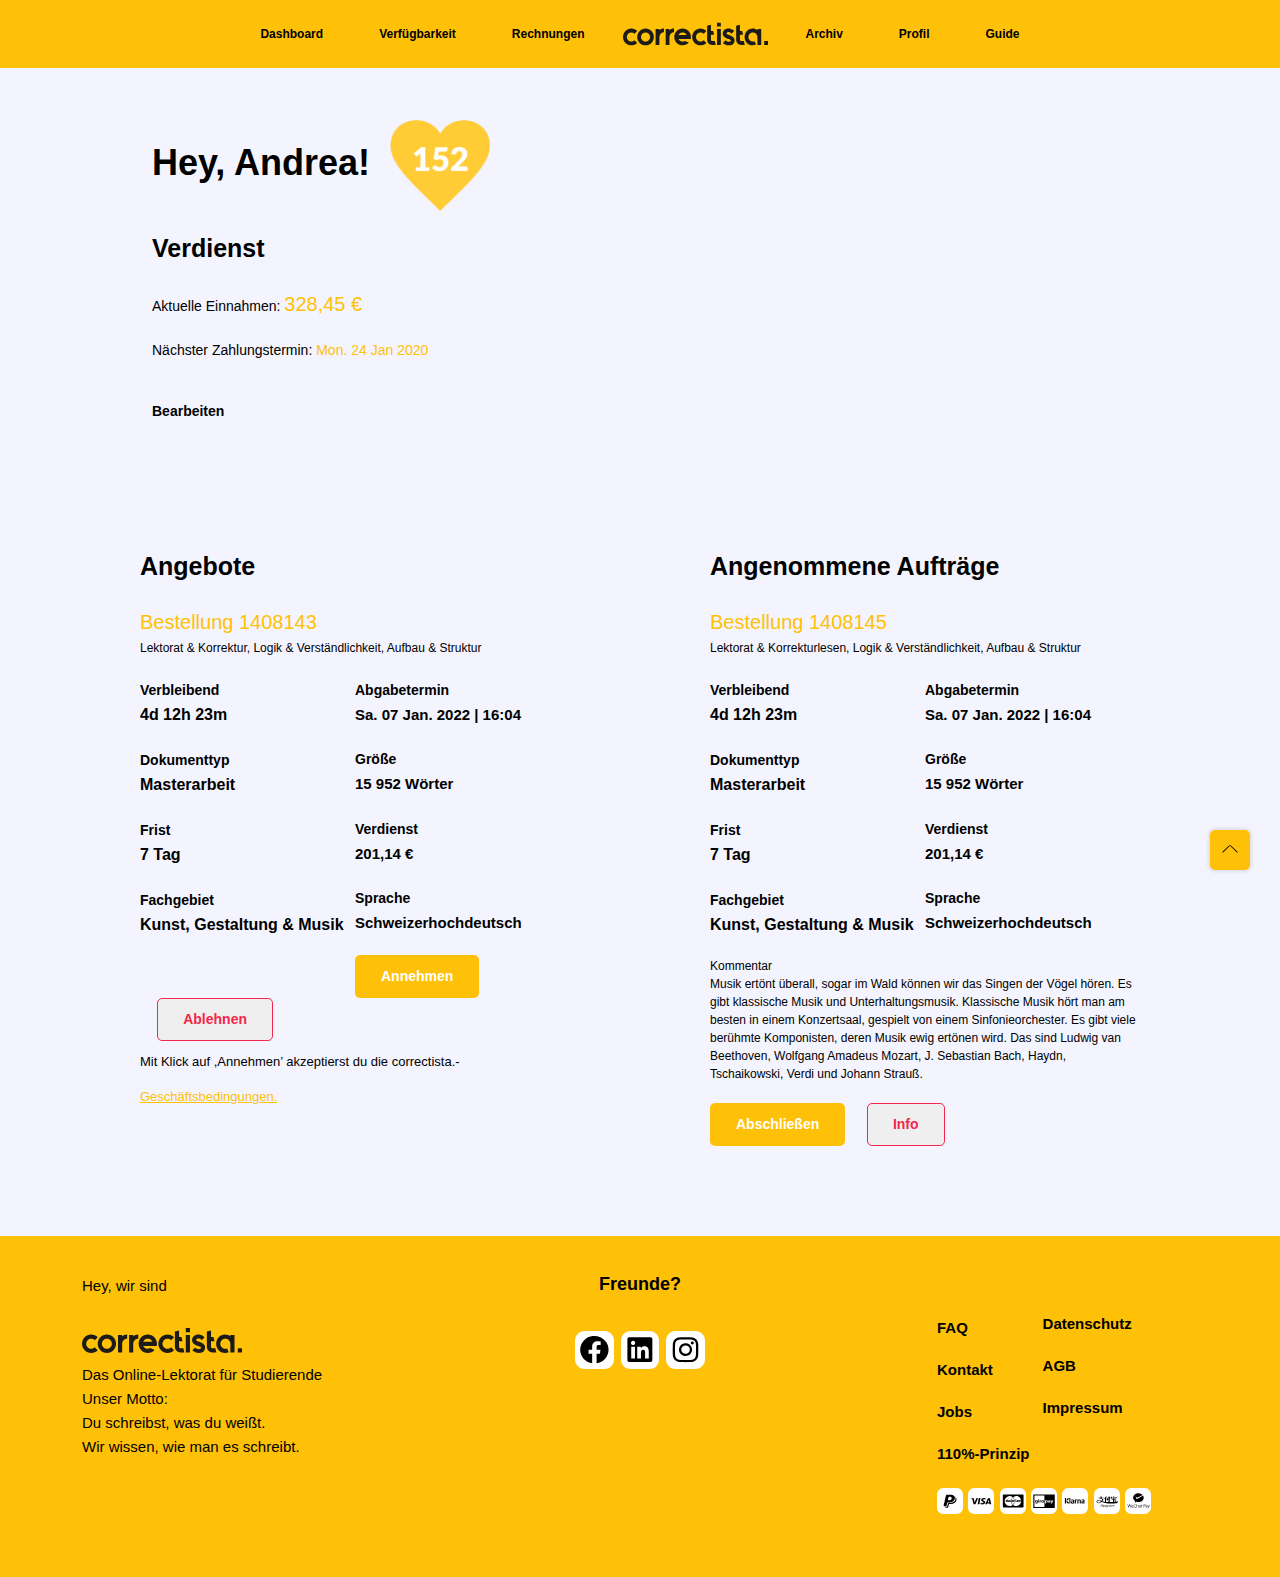
<file: correctista/index.html>
<!-- =========

	Template Name: Play
	Author: UIdeck
	Author URI: https://uideck.com/
	Support: https://uideck.com/support/
	Version: 1.1

========== -->

<!DOCTYPE html>
<html lang="en">
  <head>
    <meta charset="UTF-8" />
    <meta http-equiv="X-UA-Compatible" content="IE=edge" />
    <meta name="viewport" content="width=device-width, initial-scale=1.0" />
    <title>correctista</title>

    <!-- Primary Meta Tags -->
<meta name="title" content="Play - Free Open Source HTML Bootstrap Template by UIdeck">
<meta name="description" content="Play - Free Open Source HTML Bootstrap Template by UIdeck Team">

<!-- Open Graph / Facebook -->
<meta property="og:type" content="website">
<meta property="og:url" content="https://uideck.com/play/">
<meta property="og:title" content="Play - Free Open Source HTML Bootstrap Template by UIdeck">
<meta property="og:description" content="Play - Free Open Source HTML Bootstrap Template by UIdeck Team">
<meta property="og:image" content="https://uideck.com/wp-content/uploads/2021/09/play-meta-bs.jpg">

<!-- Twitter -->
<meta property="twitter:card" content="summary_large_image">
<meta property="twitter:url" content="https://uideck.com/play/">
<meta property="twitter:title" content="Play - Free Open Source HTML Bootstrap Template by UIdeck">
<meta property="twitter:description" content="Play - Free Open Source HTML Bootstrap Template by UIdeck Team">
<meta property="twitter:image" content="https://uideck.com/wp-content/uploads/2021/09/play-meta-bs.jpg">

    <!--====== Favicon Icon ======-->
    <link
      rel="shortcut icon"
      href="assets/images/favicon.svg"
      type="image/svg"
    />

    <!-- ===== All CSS files ===== -->
    <link rel="stylesheet" href="assets/css/bootstrap.min.css" />
    <link rel="stylesheet" href="assets/css/animate.css" />
    <link rel="stylesheet" href="assets/css/lineicons.css" />
    <link rel="stylesheet" href="assets/scss/ud-styles.css" />
  </head>
  <body>
    <!-- ====== Header Start ====== -->
    <header class="ud-header">
      <div class="container">
        <div class="row">
          <div class="col-lg-12">
            <nav class="navbar navbar-expand-lg">
              <!-- <a class="navbar-brand" href="index.html">
                <img src="assets/images/logo/logo.svg" alt="Logo" />
              </a> -->
             

              <div class="navbar-collapse">
                <ul id="nav" class="navbar-nav mx-auto">
                  <li class="nav-item">
                    <a class="ud-menu-scroll" href="#home">Dashboard</a>
                  </li>

                  <li class="nav-item">
                    <a class="ud-menu-scroll" href="#about">Verfügbarkeit</a>
                  </li>
                  <li class="nav-item">
                    <a class="ud-menu-scroll" href="#pricing">Rechnungen</a>
                  </li>

                  <a class="navbar-brand" href="index.html">
                <img src="assets/images/logo/logo.svg" alt="Logo" />
                </a>

                  <li class="nav-item">
                    <a class="ud-menu-scroll" href="#team">Archiv</a>
                  </li>
                  <li class="nav-item">
                    <a class="ud-menu-scroll" href="/profile.html">Profil</a>
                  </li>
                  <li class="nav-item">
                    <a class="ud-menu-scroll" href="#">Guide</a>
                  </li>
                  <!-- <li class="nav-item nav-item-has-children">
                    <a href="javascript:void(0)"> Pages </a>
                    <ul class="ud-submenu">
                      <li class="ud-submenu-item">
                        <a href="about.html" class="ud-submenu-link">
                          About Page
                        </a>
                      </li>
                      <li class="ud-submenu-item">
                        <a href="pricing.html" class="ud-submenu-link">
                          Pricing Page
                        </a>
                      </li>
                      <li class="ud-submenu-item">
                        <a href="contact.html" class="ud-submenu-link">
                          Contact Page
                        </a>
                      </li>
                      <li class="ud-submenu-item">
                        <a href="blog.html" class="ud-submenu-link">
                          Blog Grid Page
                        </a>
                      </li>
                      <li class="ud-submenu-item">
                        <a href="blog-details.html" class="ud-submenu-link">
                          Blog Details Page
                        </a>
                      </li>
                      <li class="ud-submenu-item">
                        <a href="login.html" class="ud-submenu-link">
                          Sign In Page
                        </a>
                      </li>
                      <li class="ud-submenu-item">
                        <a href="404.html" class="ud-submenu-link">404 Page</a>
                      </li>
                    </ul>
                  </li> -->
                </ul>
              </div>

              <!-- <div class="navbar-btn d-none d-sm-inline-block">
                <a href="login.html" class="ud-main-btn ud-login-btn">
                  Wir
                </a>
                <a href="login.html" class="ud-main-btn ud-login-btn">
                  Kontakt
                </a>
                <a href="login.html" class="ud-main-btn ud-login-btn">
                  FAQ
                </a>
                <a class="ud-main-btn ud-white-btn" href="javascript:void(0)">
                  Pro
                </a>
              </div> -->
            </nav>
          </div>
        </div>
      </div>
    </header>
    <!-- ====== Header End ====== -->

    <!-- ====== Hero Start ====== -->
    <!-- <section class="ud-hero" id="home">
      <div class="container">
        <div class="row">
          <div class="col-lg-12">
            <div class="ud-hero-content wow fadeInUp" data-wow-delay=".2s">
              <h1 class="ud-hero-title">
                Open-Source Web Template for SaaS, Startup, Apps, and More
              </h1>
              <p class="ud-hero-desc">
                Multidisciplinary Web Template Built with Your Favourite
                Technology - HTML Bootstrap, Tailwind and React NextJS.
              </p>
              <ul class="ud-hero-buttons">
                <li>
                  <a href="https://links.uideck.com/play-bootstrap-download" rel="nofollow noopener" target="_blank" class="ud-main-btn ud-white-btn">
                    Download Now
                  </a>
                </li>
                <li>
                  <a href="https://github.com/uideck/play-bootstrap" rel="nofollow noopener" target="_blank" class="ud-main-btn ud-link-btn">
                    Learn More <i class="lni lni-arrow-right"></i>
                  </a>
                </li>
              </ul>
            </div>
            <div
              class="ud-hero-brands-wrapper wow fadeInUp"
              data-wow-delay=".3s"
            >
              <img src="assets/images/hero/brand.svg" alt="brand" />
            </div>
            <div class="ud-hero-image wow fadeInUp" data-wow-delay=".25s">
              <img src="assets/images/hero/hero-image.svg" alt="hero-image" />
              <img
                src="assets/images/hero/dotted-shape.svg"
                alt="shape"
                class="shape shape-1"
              />
              <img
                src="assets/images/hero/dotted-shape.svg"
                alt="shape"
                class="shape shape-2"
              />
            </div>
          </div>
        </div>
      </div>
    </section> -->
    <!-- ====== Hero End ====== -->

    <!-- ====== Features Start ====== -->
    <!-- <section id="features" class="ud-features">
      <div class="container">
        <div class="row">
          <div class="col-lg-12">
            <div class="ud-section-title">
              <span>Features</span>
              <h2>Main Features of Play</h2>
              <p>
                There are many variations of passages of Lorem Ipsum available
                but the majority have suffered alteration in some form.
              </p>
            </div>
          </div>
        </div>
        <div class="row">
          <div class="col-xl-3 col-lg-3 col-sm-6">
            <div class="ud-single-feature wow fadeInUp" data-wow-delay=".1s">
              <div class="ud-feature-icon">
                <i class="lni lni-gift"></i>
              </div>
              <div class="ud-feature-content">
                <h3 class="ud-feature-title">Free and Open-Source</h3>
                <p class="ud-feature-desc">
                  Lorem Ipsum is simply dummy text of the printing and industry.
                </p>
                <a href="javascript:void(0)" class="ud-feature-link">
                  Learn More
                </a>
              </div>
            </div>
          </div>
          <div class="col-xl-3 col-lg-3 col-sm-6">
            <div class="ud-single-feature wow fadeInUp" data-wow-delay=".15s">
              <div class="ud-feature-icon">
                <i class="lni lni-move"></i>
              </div>
              <div class="ud-feature-content">
                <h3 class="ud-feature-title">Multipurpose Template</h3>
                <p class="ud-feature-desc">
                  Lorem Ipsum is simply dummy text of the printing and industry.
                </p>
                <a href="javascript:void(0)" class="ud-feature-link">
                  Learn More
                </a>
              </div>
            </div>
          </div>
          <div class="col-xl-3 col-lg-3 col-sm-6">
            <div class="ud-single-feature wow fadeInUp" data-wow-delay=".2s">
              <div class="ud-feature-icon">
                <i class="lni lni-layout"></i>
              </div>
              <div class="ud-feature-content">
                <h3 class="ud-feature-title">High-quality Design</h3>
                <p class="ud-feature-desc">
                  Lorem Ipsum is simply dummy text of the printing and industry.
                </p>
                <a href="javascript:void(0)" class="ud-feature-link">
                  Learn More
                </a>
              </div>
            </div>
          </div>
          <div class="col-xl-3 col-lg-3 col-sm-6">
            <div class="ud-single-feature wow fadeInUp" data-wow-delay=".25s">
              <div class="ud-feature-icon">
                <i class="lni lni-layers"></i>
              </div>
              <div class="ud-feature-content">
                <h3 class="ud-feature-title">All Essential Elements</h3>
                <p class="ud-feature-desc">
                  Lorem Ipsum is simply dummy text of the printing and industry.
                </p>
                <a href="javascript:void(0)" class="ud-feature-link">
                  Learn More
                </a>
              </div>
            </div>
          </div>
        </div>
      </div>
    </section> -->
    <!-- ====== Features End ====== -->

    <!-- ====== About Start ====== -->
    <section id="about" class="ud-about">
      <div class="container">
        <div class=" wow fadeInUp" data-wow-delay=".2s">  <!-- ud-about-wrapper -->
          <div class="ud-about-content-wrapper">
            <div class="ud-about-content">
<!--               <span class="tag">About Us</span> -->
              <h2 >Hey, Andrea!  <img src="assets/images/home/152.png"/></h2>
              <h5 class="ud-about-heading"  >Verdienst</h5>
              <p>Aktuelle Einnahmen: <span>328,45 €</span></p>

               <p>Nächster Zahlungstermin: <span class="date-month">Mon. 24 Jan 2020</span></p>

               <p class="Bearbeiten">Bearbeiten</p>
              
              <!-- <a href="javascript:void(0)" class="ud-main-btn">Learn More</a> -->
            </div>
          </div>
          <div class="ud-about-image">
            <img src="assets/images/about/about-image.svg" alt="about-image" />
          </div>
        </div>
      </div>
    </section>
    <!-- ====== About End ====== -->

    <!-- ====== Pricing Start ====== -->
    <!-- <section id="pricing" class="ud-pricing">
      <div class="container">
        <div class="row">
          <div class="col-lg-12">
            <div class="ud-section-title mx-auto text-center">
              <span>Pricing</span>
              <h2>Our Pricing Plans</h2>
              <p>
                There are many variations of passages of Lorem Ipsum available
                but the majority have suffered alteration in some form.
              </p>
            </div>
          </div>
        </div>

        <div class="row g-0 align-items-center justify-content-center">
          <div class="col-lg-4 col-md-6 col-sm-10">
            <div
              class="ud-single-pricing first-item wow fadeInUp"
              data-wow-delay=".15s"
            >
              <div class="ud-pricing-header">
                <h3>STARTING FROM</h3>
                <h4>$ 19.99/mo</h4>
              </div>
              <div class="ud-pricing-body">
                <ul>
                  <li>5 User</li>
                  <li>All UI components</li>
                  <li>Lifetime access</li>
                  <li>Free updates</li>
                  <li>Use on 1 (one) project</li>
                  <li>4 Months support</li>
                </ul>
              </div>
              <div class="ud-pricing-footer">
                <a href="javascript:void(0)" class="ud-main-btn ud-border-btn">
                  Purchase Now
                </a>
              </div>
            </div>
          </div>
          <div class="col-lg-4 col-md-6 col-sm-10">
            <div
              class="ud-single-pricing active wow fadeInUp"
              data-wow-delay=".1s"
            >
              <span class="ud-popular-tag">POPULAR</span>
              <div class="ud-pricing-header">
                <h3>STARTING FROM</h3>
                <h4>$ 30.99/mo</h4>
              </div>
              <div class="ud-pricing-body">
                <ul>
                  <li>5 User</li>
                  <li>All UI components</li>
                  <li>Lifetime access</li>
                  <li>Free updates</li>
                  <li>Use on 1 (one) project</li>
                  <li>4 Months support</li>
                </ul>
              </div>
              <div class="ud-pricing-footer">
                <a href="javascript:void(0)" class="ud-main-btn ud-white-btn">
                  Purchase Now
                </a>
              </div>
            </div>
          </div>
          <div class="col-lg-4 col-md-6 col-sm-10">
            <div
              class="ud-single-pricing last-item wow fadeInUp"
              data-wow-delay=".15s"
            >
              <div class="ud-pricing-header">
                <h3>STARTING FROM</h3>
                <h4>$ 70.99/mo</h4>
              </div>
              <div class="ud-pricing-body">
                <ul>
                  <li>5 User</li>
                  <li>All UI components</li>
                  <li>Lifetime access</li>
                  <li>Free updates</li>
                  <li>Use on 1 (one) project</li>
                  <li>4 Months support</li>
                </ul>
              </div>
              <div class="ud-pricing-footer">
                <a href="javascript:void(0)" class="ud-main-btn ud-border-btn">
                  Purchase Now
                </a>
              </div>
            </div>
          </div>
        </div>
      </div>
    </section> -->
    <!-- ====== Pricing End ====== -->

    <!-- ====== FAQ Start ====== -->
    <section id="faq" class="ud-faq">
      <div class="container">

        <div class="row">
          <div class="col-lg-6 sec2">

            <div class="ud-sec2-content">
              <h5 >Angebote</h5>
              <p>Bestellung 1408143</p>
              <span>Lektorat & Korrektur, Logik & Verständlichkeit, Aufbau & Struktur</span>
              
            </div>

            <div class="col-lg-6 sec2-b1">
              
              <p>Verbleibend</p>
              <span>4d 12h 23m</span>

              <p>Dokumenttyp</p>
              <span>Masterarbeit</span>

              <p>Frist</p>
              <span>7 Tag</span>

              <p>Fachgebiet</p>
              <span>Kunst, Gestaltung & Musik</span>          
            </div>
            <div class="col-lg-6 sec2-b2">
              
              <p>Abgabetermin</p>
              <span>Sa. 07 Jan. 2022 | 16:04</span>

              <p>Größe</p>
              <span>15 952 Wörter</span>

              <p>Verdienst</p>
              <span>201,14 €</span>

              <p>Sprache</p>
              <span>Schweizerhochdeutsch </span>

            </div>
            <button type="submit" class="ud-main-btn">Annehmen</button>

            <button type="submit" class="ud-main-btn1 ">Ablehnen</button>
            
            <div class="sec2-bottom">
              <p>Mit Klick auf ,Annehmen’ akzeptierst du die correctista.- <span>Geschäftsbedingungen.</span></p>
              
            </div>
            
          </div>














          <div class="col-lg-6 sec2">

            <div class="ud-sec2-content">
              <h5 >Angenommene Aufträge</h5>
              <p>Bestellung 1408145</p>
              <span>Lektorat & Korrekturlesen, Logik & Verständlichkeit, Aufbau & Struktur</span>
              
            </div>

            <div class="col-lg-6 sec2-b1">
              
              <p>Verbleibend</p>
              <span>4d 12h 23m</span>

              <p>Dokumenttyp</p>
              <span>Masterarbeit</span>

              <p>Frist</p>
              <span>7 Tag</span>

              <p>Fachgebiet</p>
              <span>Kunst, Gestaltung & Musik</span>          
            </div>
            <div class="col-lg-6 sec2-b2">
              
              <p>Abgabetermin</p>
              <span>Sa. 07 Jan. 2022 | 16:04</span>

              <p>Größe</p>
              <span>15 952 Wörter</span>

              <p>Verdienst</p>
              <span>201,14 €</span>

              <p>Sprache</p>
              <span>Schweizerhochdeutsch </span>

              

            </div>

            
               <span>Kommentar <br>Musik ertönt überall, sogar im Wald können wir das Singen der Vögel hören. Es gibt
klassische Musik und Unterhaltungsmusik. Klassische Musik hört man am besten in
einem Konzertsaal, gespielt von einem Sinfonieorchester. Es gibt viele berühmte
Komponisten, deren Musik ewig ertönen wird. Das sind Ludwig van Beethoven,
Wolfgang Amadeus Mozart, J. Sebastian Bach, Haydn, Tschaikowski, Verdi und
Johann Strauß. </span>
            <button type="submit" class="ud-main-btn">Abschließen</button>

            <button type="submit" class="ud-main-btn1 ">Info</button>
            
            
            
          </div>
            
            
            
          </div>
        </div>
      </div>
    </section>
    <!-- ====== FAQ End ====== -->

    
    

    <!-- ====== Footer Start ====== -->
    <footer class="ud-footer wow fadeInUp" data-wow-delay=".15s">
      <!-- <div class="shape shape-1">
        <img src="assets/images/footer/shape-1.svg" alt="shape" />
      </div>
      <div class="shape shape-2">
        <img src="assets/images/footer/shape-2.svg" alt="shape" />
      </div>
      <div class="shape shape-3">
        <img src="assets/images/footer/shape-3.svg" alt="shape" />
      </div> -->
      <div class="ud-footer-widgets">
        <div class="container">
          <div class="row">
            <div class="col-xl-3 col-lg-4 col-md-6">
              <div class="ud-widget">
                <p class="ud-widget-desc">
                 Hey, wir sind
                </p>
                <a href="index.html" class="ud-footer-logo">
                  <img src="assets/images/logo/logo.svg" alt="logo" />
                </a>
                <p class="ud-widget-desc">
                  Das Online-Lektorat für Studierende<br>
                   Unser Motto:<br>
                  Du schreibst, was du weißt.<br>
                  Wir wissen, wie man es schreibt.
                </p>
                 
                <!-- <ul class="ud-widget-socials">
                  <li>
                    <a href="https://twitter.com/MusharofChy">
                      <i class="lni lni-facebook-filled"></i>
                    </a>
                  </li>
                  <li>
                    <a href="https://twitter.com/MusharofChy">
                      <i class="lni lni-twitter-filled"></i>
                    </a>
                  </li>
                  <li>
                    <a href="https://twitter.com/MusharofChy">
                      <i class="lni lni-instagram-filled"></i>
                    </a>
                  </li>
                  <li>
                    <a href="https://twitter.com/MusharofChy">
                      <i class="lni lni-linkedin-original"></i>
                    </a>
                  </li>
                </ul> -->
              </div>
            </div>

            <div class="col-xl-6 col-lg-3 col-md-4 col-sm-6 Freunde "align-items-center,>
              <div class="ud-widget">
                <h5 class="ud-widget-title">Freunde?</h5>
                <ul class="ud-widget-socials">
                  <li>
                    <a href="#">
                      <img src="assets/images/footer/face.svg"/>
                    </a>
                  </li>
                  <li>
                    <a href="#">
                      <img src="assets/images/footer/in.svg"/>
                    </a>
                  </li>
                  <li>
                    <a href="#">
                      <img src="assets/images/footer/insta.svg"/>
                    </a>
                  </li>
                </ul>
              </div>
            </div>
            <!-- <div class="col-xl-2 col-lg-3 col-md-6 col-sm-6">
              <div class="ud-widget">
                <h5 class="ud-widget-title">Features</h5>
                <ul class="ud-widget-links">
                  <li>
                    <a href="javascript:void(0)">How it works</a>
                  </li>
                  <li>
                    <a href="javascript:void(0)">Privacy policy</a>
                  </li>
                  <li>
                    <a href="javascript:void(0)">Terms of service</a>
                  </li>
                  <li>
                    <a href="javascript:void(0)">Refund policy</a>
                  </li>
                </ul>
              </div>
            </div> -->
            <!-- <div class="col-xl-2 col-lg-3 col-md-6 col-sm-6">
              <div class="ud-widget">
                <h5 class="ud-widget-title">Our Products</h5>
                <ul class="ud-widget-links">
                  <li>
                    <a
                      href="https://lineicons.com/"
                      rel="nofollow noopner"
                      target="_blank"
                      >Lineicons
                    </a>
                  </li>
                  <li>
                    <a
                      href="https://ecommercehtml.com/"
                      rel="nofollow noopner"
                      target="_blank"
                      >Ecommerce HTML</a
                    >
                  </li>
                  <li>
                    <a
                      href="https://ayroui.com/"
                      rel="nofollow noopner"
                      target="_blank"
                      >Ayro UI</a
                    >
                  </li>
                  <li>
                    <a
                      href="https://graygrids.com/"
                      rel="nofollow noopner"
                      target="_blank"
                      >Plain Admin</a
                    >
                  </li>
                </ul>
              </div>
            </div> -->
            <div class="col-xl-3 col-lg-4 col-md-8 col-sm-10">
              <div class="ud-widget">
                <h5 class="ud-widget-title"></h5>
                <ul class="ud-widget-links" style="float: left; margin-right: 5%; margin-top: 1.5%;" >
                  <li>
                    <a href="javascript:void(0)">FAQ</a>
                  </li>
                  <li>
                    <a href="javascript:void(0)">Kontakt</a>
                  </li>
                  <li>
                    <a href="javascript:void(0)">Jobs</a>
                  </li>
                  <li>
                    <a href="javascript:void(0)">110%-Prinzip</a>
                  </li>
                </ul>
                
                <ul class="ud-widget-links" >
                  <li>
                    <a href="javascript:void(0)">Datenschutz</a>
                  </li>
                  <li>
                    <a href="javascript:void(0)">AGB</a>
                  </li>
                  <li>
                    <a href="javascript:void(0)">Impressum</a>
                  </li>
                </ul>
                
              </div>
              <div class="ud-widget">
                <h5 class="ud-widget-title"></h5>
                <ul class="ud-widget-links ud-widget-pay">
                  <li >
                    <a href="#">
                      <img src="assets/images/footer/paypal.svg"/>
                    </a>
                  </li>
                  <li>
                    <a href="#">
                      <img src="assets/images/footer/visa.svg"/>
                    </a>
                  </li>
                  <li>
                    <a href="#">
                      <img src="assets/images/footer/master.svg"/>
                    </a>
                  </li>
                  <li>
                    <a href="#">
                      <img src="assets/images/footer/giropay.svg"/>
                    </a>
                  </li>
                  <li>
                    <a href="#">
                      <img src="assets/images/footer/klarna.svg"/>
                    </a>
                  </li>
                  <li>
                    <a href="#">
                      <img src="assets/images/footer/alipay.svg"/>
                    </a>
                  </li>
                  <li>
                    <a href="#">
                      <img src="assets/images/footer/wechat.svg"/>
                    </a>
                  </li>
                </ul>                            
              </div>
            </div>
          </div>
        </div>
      </div>
      
    </footer>
    <!-- ====== Footer End ====== -->

    <!-- ====== Back To Top Start ====== -->
    <a href="javascript:void(0)" class="back-to-top">
      <i class="lni lni-chevron-up"> </i>
    </a>
    <!-- ====== Back To Top End ====== -->

    <!-- ====== All Javascript Files ====== -->
    <script src="assets/js/bootstrap.bundle.min.js"></script>
    <script src="assets/js/wow.min.js"></script>
    <script src="assets/js/main.js"></script>
    <script>
      // ==== for menu scroll
      const pageLink = document.querySelectorAll(".ud-menu-scroll");

      pageLink.forEach((elem) => {
        elem.addEventListener("click", (e) => {
          e.preventDefault();
          document.querySelector(elem.getAttribute("href")).scrollIntoView({
            behavior: "smooth",
            offsetTop: 1 - 60,
          });
        });
      });

      // section menu active
      function onScroll(event) {
        const sections = document.querySelectorAll(".ud-menu-scroll");
        const scrollPos =
          window.pageYOffset ||
          document.documentElement.scrollTop ||
          document.body.scrollTop;

        for (let i = 0; i < sections.length; i++) {
          const currLink = sections[i];
          const val = currLink.getAttribute("href");
          const refElement = document.querySelector(val);
          const scrollTopMinus = scrollPos + 73;
          if (
            refElement.offsetTop <= scrollTopMinus &&
            refElement.offsetTop + refElement.offsetHeight > scrollTopMinus
          ) {
            document
              .querySelector(".ud-menu-scroll")
              .classList.remove("active");
            currLink.classList.add("active");
          } else {
            currLink.classList.remove("active");
          }
        }
      }

      window.document.addEventListener("scroll", onScroll);
    </script>
  </body>
</html>
</file>
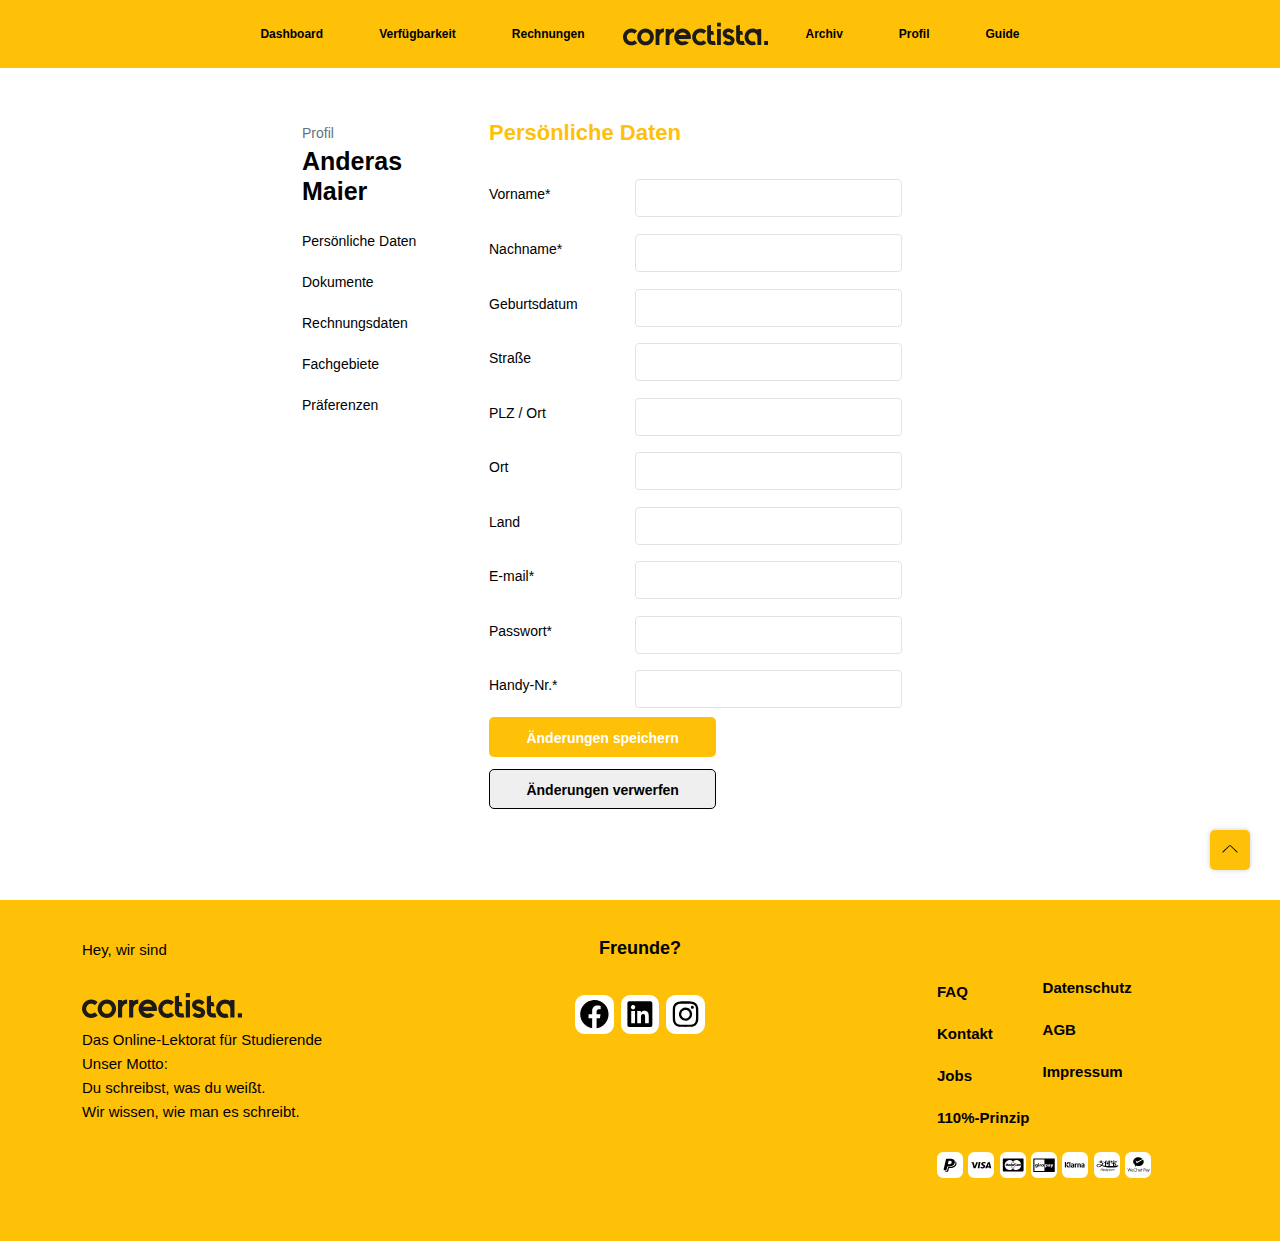
<file: correctista/profile.html>
<!-- =========

	Template Name: Play
	Author: UIdeck
	Author URI: https://uideck.com/
	Support: https://uideck.com/support/
	Version: 1.1

========== -->

<!DOCTYPE html>
<html lang="en">
  <head>
    <meta charset="UTF-8" />
    <meta http-equiv="X-UA-Compatible" content="IE=edge" />
    <meta name="viewport" content="width=device-width, initial-scale=1.0" />
    <title>correctista</title>

    <!-- Primary Meta Tags -->
<meta name="title" content="Play - Free Open Source HTML Bootstrap Template by UIdeck">
<meta name="description" content="Play - Free Open Source HTML Bootstrap Template by UIdeck Team">

<!-- Open Graph / Facebook -->
<meta property="og:type" content="website">
<meta property="og:url" content="https://uideck.com/play/">
<meta property="og:title" content="Play - Free Open Source HTML Bootstrap Template by UIdeck">
<meta property="og:description" content="Play - Free Open Source HTML Bootstrap Template by UIdeck Team">
<meta property="og:image" content="https://uideck.com/wp-content/uploads/2021/09/play-meta-bs.jpg">

<!-- Twitter -->
<meta property="twitter:card" content="summary_large_image">
<meta property="twitter:url" content="https://uideck.com/play/">
<meta property="twitter:title" content="Play - Free Open Source HTML Bootstrap Template by UIdeck">
<meta property="twitter:description" content="Play - Free Open Source HTML Bootstrap Template by UIdeck Team">
<meta property="twitter:image" content="https://uideck.com/wp-content/uploads/2021/09/play-meta-bs.jpg">

    <!--====== Favicon Icon ======-->
    <link
      rel="shortcut icon"
      href="assets/images/favicon.svg"
      type="image/svg"
    />

    <!-- ===== All CSS files ===== -->
    <link rel="stylesheet" href="assets/css/bootstrap.min.css" />
    <link rel="stylesheet" href="assets/css/animate.css" />
    <link rel="stylesheet" href="assets/css/lineicons.css" />
    <link rel="stylesheet" href="assets/scss/ud-styles.css" />
  </head>
  <body>
    <!-- ====== Header Start ====== -->
    <header class="ud-header">
      <div class="container">
        <div class="row">
          <div class="col-lg-12">
            <nav class="navbar navbar-expand-lg">
              <!-- <a class="navbar-brand" href="index.html">
                <img src="assets/images/logo/logo.svg" alt="Logo" />
              </a> -->
              <!-- <button class="navbar-toggler">
                <span class="toggler-icon"> </span>
                <span class="toggler-icon"> </span>
                <span class="toggler-icon"> </span>
              </button> -->

              <div class="navbar-collapse">
                <ul id="nav" class="navbar-nav mx-auto">
                  <li class="nav-item">
                    <a class="ud-menu-scroll" href="#home">Dashboard</a>
                  </li>

                  <li class="nav-item">
                    <a class="ud-menu-scroll" href="#about">Verfügbarkeit</a>
                  </li>
                  <li class="nav-item">
                    <a class="ud-menu-scroll" href="#pricing">Rechnungen</a>
                  </li>

                  <a class="navbar-brand" href="index.html">
                <img src="assets/images/logo/logo.svg" alt="Logo" />
                </a>

                  <li class="nav-item">
                    <a class="ud-menu-scroll" href="#team">Archiv</a>
                  </li>
                  <li class="nav-item">
                    <a class="ud-menu-scroll" href="/login.html">Profil</a>
                  </li>
                  <li class="nav-item">
                    <a class="ud-menu-scroll" href="#">Guide</a>
                  </li>
                  <!-- <li class="nav-item nav-item-has-children">
                    <a href="javascript:void(0)"> Pages </a>
                    <ul class="ud-submenu">
                      <li class="ud-submenu-item">
                        <a href="about.html" class="ud-submenu-link">
                          About Page
                        </a>
                      </li>
                      <li class="ud-submenu-item">
                        <a href="pricing.html" class="ud-submenu-link">
                          Pricing Page
                        </a>
                      </li>
                      <li class="ud-submenu-item">
                        <a href="contact.html" class="ud-submenu-link">
                          Contact Page
                        </a>
                      </li>
                      <li class="ud-submenu-item">
                        <a href="blog.html" class="ud-submenu-link">
                          Blog Grid Page
                        </a>
                      </li>
                      <li class="ud-submenu-item">
                        <a href="blog-details.html" class="ud-submenu-link">
                          Blog Details Page
                        </a>
                      </li>
                      <li class="ud-submenu-item">
                        <a href="login.html" class="ud-submenu-link">
                          Sign In Page
                        </a>
                      </li>
                      <li class="ud-submenu-item">
                        <a href="404.html" class="ud-submenu-link">404 Page</a>
                      </li>
                    </ul>
                  </li> -->
                </ul>
              </div>

              <!-- <div class="navbar-btn d-none d-sm-inline-block">
                <a href="login.html" class="ud-main-btn ud-login-btn">
                  Wir
                </a>
                <a href="login.html" class="ud-main-btn ud-login-btn">
                  Kontakt
                </a>
                <a href="login.html" class="ud-main-btn ud-login-btn">
                  FAQ
                </a>
                <a class="ud-main-btn ud-white-btn" href="javascript:void(0)">
                  Pro
                </a>
              </div> -->
            </nav>
          </div>
        </div>
      </div>
    </header>
    <!-- ====== Header End ====== -->

    <!-- ====== Hero Start ====== -->
    <!-- <section class="ud-hero" id="home">
      <div class="container">
        <div class="row">
          <div class="col-lg-12">
            <div class="ud-hero-content wow fadeInUp" data-wow-delay=".2s">
              <h1 class="ud-hero-title">
                Open-Source Web Template for SaaS, Startup, Apps, and More
              </h1>
              <p class="ud-hero-desc">
                Multidisciplinary Web Template Built with Your Favourite
                Technology - HTML Bootstrap, Tailwind and React NextJS.
              </p>
              <ul class="ud-hero-buttons">
                <li>
                  <a href="https://links.uideck.com/play-bootstrap-download" rel="nofollow noopener" target="_blank" class="ud-main-btn ud-white-btn">
                    Download Now
                  </a>
                </li>
                <li>
                  <a href="https://github.com/uideck/play-bootstrap" rel="nofollow noopener" target="_blank" class="ud-main-btn ud-link-btn">
                    Learn More <i class="lni lni-arrow-right"></i>
                  </a>
                </li>
              </ul>
            </div>
            <div
              class="ud-hero-brands-wrapper wow fadeInUp"
              data-wow-delay=".3s"
            >
              <img src="assets/images/hero/brand.svg" alt="brand" />
            </div>
            <div class="ud-hero-image wow fadeInUp" data-wow-delay=".25s">
              <img src="assets/images/hero/hero-image.svg" alt="hero-image" />
              <img
                src="assets/images/hero/dotted-shape.svg"
                alt="shape"
                class="shape shape-1"
              />
              <img
                src="assets/images/hero/dotted-shape.svg"
                alt="shape"
                class="shape shape-2"
              />
            </div>
          </div>
        </div>
      </div>
    </section> -->
    <!-- ====== Hero End ====== -->

    <!-- ====== Features Start ====== -->
    <!-- <section id="features" class="ud-features">
      <div class="container">
        <div class="row">
          <div class="col-lg-12">
            <div class="ud-section-title">
              <span>Features</span>
              <h2>Main Features of Play</h2>
              <p>
                There are many variations of passages of Lorem Ipsum available
                but the majority have suffered alteration in some form.
              </p>
            </div>
          </div>
        </div>
        <div class="row">
          <div class="col-xl-3 col-lg-3 col-sm-6">
            <div class="ud-single-feature wow fadeInUp" data-wow-delay=".1s">
              <div class="ud-feature-icon">
                <i class="lni lni-gift"></i>
              </div>
              <div class="ud-feature-content">
                <h3 class="ud-feature-title">Free and Open-Source</h3>
                <p class="ud-feature-desc">
                  Lorem Ipsum is simply dummy text of the printing and industry.
                </p>
                <a href="javascript:void(0)" class="ud-feature-link">
                  Learn More
                </a>
              </div>
            </div>
          </div>
          <div class="col-xl-3 col-lg-3 col-sm-6">
            <div class="ud-single-feature wow fadeInUp" data-wow-delay=".15s">
              <div class="ud-feature-icon">
                <i class="lni lni-move"></i>
              </div>
              <div class="ud-feature-content">
                <h3 class="ud-feature-title">Multipurpose Template</h3>
                <p class="ud-feature-desc">
                  Lorem Ipsum is simply dummy text of the printing and industry.
                </p>
                <a href="javascript:void(0)" class="ud-feature-link">
                  Learn More
                </a>
              </div>
            </div>
          </div>
          <div class="col-xl-3 col-lg-3 col-sm-6">
            <div class="ud-single-feature wow fadeInUp" data-wow-delay=".2s">
              <div class="ud-feature-icon">
                <i class="lni lni-layout"></i>
              </div>
              <div class="ud-feature-content">
                <h3 class="ud-feature-title">High-quality Design</h3>
                <p class="ud-feature-desc">
                  Lorem Ipsum is simply dummy text of the printing and industry.
                </p>
                <a href="javascript:void(0)" class="ud-feature-link">
                  Learn More
                </a>
              </div>
            </div>
          </div>
          <div class="col-xl-3 col-lg-3 col-sm-6">
            <div class="ud-single-feature wow fadeInUp" data-wow-delay=".25s">
              <div class="ud-feature-icon">
                <i class="lni lni-layers"></i>
              </div>
              <div class="ud-feature-content">
                <h3 class="ud-feature-title">All Essential Elements</h3>
                <p class="ud-feature-desc">
                  Lorem Ipsum is simply dummy text of the printing and industry.
                </p>
                <a href="javascript:void(0)" class="ud-feature-link">
                  Learn More
                </a>
              </div>
            </div>
          </div>
        </div>
      </div>
    </section> -->
    <!-- ====== Features End ====== -->

    <!-- ====== About Start ====== -->
    <!-- <section id="about" class="ud-about">
      <div class="container">
        <div class=" wow fadeInUp" data-wow-delay=".2s">
          <div class="ud-about-content-wrapper">
            <div class="ud-about-content">

              <h2 >Hey, Andrea!  <img src="assets/images/home/152.png"/></h2>
              <h5 >Verdienst</h5>
              <p>Aktuelle Einnahmen: <span>328,45 €</span></p>

               <p>Nächster Zahlungstermin: <span class="date-month">Mon. 24 Jan 2020</span></p>

               <p class="Bearbeiten">Bearbeiten</p>
              
             <a href="javascript:void(0)" class="ud-main-btn">Learn More</a>
            </div>
          </div>
          <div class="ud-about-image">
            <img src="assets/images/about/about-image.svg" alt="about-image" />
          </div>
        </div>
      </div>
    </section> -->
    <!-- ====== About End ====== -->


    <!--=========== Tab Start ===========-->

    <section id="tab_section" class="ud-tab_section">
      <div class="container center-tab-container">
        <div class="row">
          
          <div class="col-lg-3 col-md-6 col-sm-12">

            <div class="tab-sec2">
              <p>Profil</p>
              <h5 >Anderas<br>Maier</h5>
                <div class="tab">
                <button class="tablinks" onclick="openCity(event, 'Persönliche Daten')" id="defaultOpen">Persönliche Daten</button>
                <button class="tablinks" onclick="openCity(event, 'Dokumente')">Dokumente</button>
                <button class="tablinks" onclick="openCity(event, 'Rechnungsdaten')">Rechnungsdaten</button>
                <button class="tablinks" onclick="openCity(event, 'Fachgebiete')">Fachgebiete</button>
                <button class="tablinks" onclick="openCity(event, 'Präferenzen')">Präferenzen</button>
              </div>
            </div>
          </div>

           <div class="col-lg-9 col-md-6 col-sm-12 ud-tab-form">
             
            <div id="Persönliche Daten" class="tabcontent">
              <div class="ud-tab-hearding">
                <h5>Persönliche Daten</h5>
              </div>
              <div class="form-group row">
                <label for="colFormLabelSm" class="col-sm-4 col-form-label col-form-label-sm">Vorname*</label>
                <div class="col-sm-8 col-form-label-sm1">
                  <input type="email" class="form-control "  placeholder="">
                </div>
              </div>
              <div class="form-group row">
                <label for="colFormLabelSm" class="col-sm-4 col-form-label col-form-label-sm">Nachname*</label>
                <div class="col-sm-8 col-form-label-sm1">
                  <input type="email" class="form-control "  placeholder="">
                </div>
              </div>
              <div class="form-group row">
                <label for="colFormLabelSm" class="col-sm-4 col-form-label col-form-label-sm">Geburtsdatum </label>
                <div class="col-sm-8 col-form-label-sm1">
                  <input type="email" class="form-control "  placeholder="">
                </div>
              </div>
              <div class="form-group row">
                <label for="colFormLabelSm" class="col-sm-4 col-form-label col-form-label-sm">Straße</label>
                <div class="col-sm-8 col-form-label-sm1">
                  <input type="email" class="form-control "  placeholder="">
                </div>
              </div>
              <div class="form-group row">
                <label for="colFormLabelSm" class="col-sm-4 col-form-label col-form-label-sm">PLZ / Ort</label>
                <div class="col-sm-8 col-form-label-sm1">
                  <input type="email" class="form-control "  placeholder="">
                </div>
              </div>
              <div class="form-group row">
                <label for="colFormLabelSm" class="col-sm-4 col-form-label col-form-label-sm">Ort</label>
                <div class="col-sm-8 col-form-label-sm1">
                  <input type="email" class="form-control "  placeholder="">
                </div>
              </div>
              <div class="form-group row">
                <label for="colFormLabelSm" class="col-sm-4 col-form-label col-form-label-sm">Land</label>
                <div class="col-sm-8 col-form-label-sm1">
                  <input type="email" class="form-control "  placeholder="">
                </div>
              </div>
              <div class="form-group row">
                <label for="colFormLabelSm" class="col-sm-4 col-form-label col-form-label-sm">E-mail* </label>
                <div class="col-sm-8 col-form-label-sm1">
                  <input type="email" class="form-control "  placeholder="">
                </div>
              </div>
              <div class="form-group row">
                <label for="colFormLabelSm" class="col-sm-4 col-form-label col-form-label-sm">Passwort* </label>
                <div class="col-sm-8 col-form-label-sm1">
                  <input type="email" class="form-control "  placeholder="">
                </div>
              </div>
              <div class="form-group row">
                <label for="colFormLabelSm" class="col-sm-4 col-form-label col-form-label-sm">Handy-Nr.*</label>
                <div class="col-sm-8 col-form-label-sm1">
                  <input type="email" class="form-control "  placeholder="">
                </div>
              </div>
              <button type="submit" class="ud-main-btn" style="width: 55%; height: 40px;">Änderungen speichern</button>

              <button type="submit" class="ud-main-btn1" style="width: 55%; height: 40px; margin-left: 0px; margin-top: 3%; border: 1px solid #000000; color: #000;">Änderungen verwerfen</button>
            </div>
            
            <div id="Dokumente" class="tabcontent">
              <h3>Dokumente</h3>
              
            </div>
            <div id="Rechnungsdaten" class="tabcontent">
              <h3>Rechnungsdaten</h3>

            </div>
            
            <div id="Fachgebiete" class="tabcontent">
              <h3>Fachgebiete</h3>
              
            </div>
            
            <div id="Präferenzen" class="tabcontent">
              <h3>Präferenzen</h3>
              
            </div>

           </div>
        
        </div>
        </div>
      </section>

    <!--=========== Tab End ===========-->



    <!-- ====== Pricing Start ====== -->
    <!-- <section id="pricing" class="ud-pricing">
      <div class="container">
        <div class="row">
          <div class="col-lg-12">
            <div class="ud-section-title mx-auto text-center">
              <span>Pricing</span>
              <h2>Our Pricing Plans</h2>
              <p>
                There are many variations of passages of Lorem Ipsum available
                but the majority have suffered alteration in some form.
              </p>
            </div>
          </div>
        </div>

        <div class="row g-0 align-items-center justify-content-center">
          <div class="col-lg-4 col-md-6 col-sm-10">
            <div
              class="ud-single-pricing first-item wow fadeInUp"
              data-wow-delay=".15s"
            >
              <div class="ud-pricing-header">
                <h3>STARTING FROM</h3>
                <h4>$ 19.99/mo</h4>
              </div>
              <div class="ud-pricing-body">
                <ul>
                  <li>5 User</li>
                  <li>All UI components</li>
                  <li>Lifetime access</li>
                  <li>Free updates</li>
                  <li>Use on 1 (one) project</li>
                  <li>4 Months support</li>
                </ul>
              </div>
              <div class="ud-pricing-footer">
                <a href="javascript:void(0)" class="ud-main-btn ud-border-btn">
                  Purchase Now
                </a>
              </div>
            </div>
          </div>
          <div class="col-lg-4 col-md-6 col-sm-10">
            <div
              class="ud-single-pricing active wow fadeInUp"
              data-wow-delay=".1s"
            >
              <span class="ud-popular-tag">POPULAR</span>
              <div class="ud-pricing-header">
                <h3>STARTING FROM</h3>
                <h4>$ 30.99/mo</h4>
              </div>
              <div class="ud-pricing-body">
                <ul>
                  <li>5 User</li>
                  <li>All UI components</li>
                  <li>Lifetime access</li>
                  <li>Free updates</li>
                  <li>Use on 1 (one) project</li>
                  <li>4 Months support</li>
                </ul>
              </div>
              <div class="ud-pricing-footer">
                <a href="javascript:void(0)" class="ud-main-btn ud-white-btn">
                  Purchase Now
                </a>
              </div>
            </div>
          </div>
          <div class="col-lg-4 col-md-6 col-sm-10">
            <div
              class="ud-single-pricing last-item wow fadeInUp"
              data-wow-delay=".15s"
            >
              <div class="ud-pricing-header">
                <h3>STARTING FROM</h3>
                <h4>$ 70.99/mo</h4>
              </div>
              <div class="ud-pricing-body">
                <ul>
                  <li>5 User</li>
                  <li>All UI components</li>
                  <li>Lifetime access</li>
                  <li>Free updates</li>
                  <li>Use on 1 (one) project</li>
                  <li>4 Months support</li>
                </ul>
              </div>
              <div class="ud-pricing-footer">
                <a href="javascript:void(0)" class="ud-main-btn ud-border-btn">
                  Purchase Now
                </a>
              </div>
            </div>
          </div>
        </div>
      </div>
    </section> -->
    <!-- ====== Pricing End ====== -->

    <!-- ====== FAQ Start ====== -->
    <!-- <!-- <section id="faq" class="ud-faq">
      <div class="container">

        <div class="row">
          <div class="col-lg-6 sec2">

            <div class="ud-sec2-content">
              <h5 >Angebote</h5>
              <p>Bestellung 1408143</p>
              <span>Lektorat & Korrektur, Logik & Verständlichkeit, Aufbau & Struktur</span>
              
            </div>

            <div class="col-lg-6 sec2-b1">
              
              <p>Verbleibend</p>
              <span>4d 12h 23m</span>

              <p>Dokumenttyp</p>
              <span>Masterarbeit</span>

              <p>Frist</p>
              <span>7 Tag</span>

              <p>Fachgebiet</p>
              <span>Kunst, Gestaltung & Musik</span>          
            </div>
            <div class="col-lg-6 sec2-b2">
              
              <p>Abgabetermin</p>
              <span>Sa. 07 Jan. 2022 | 16:04</span>

              <p>Größe</p>
              <span>15 952 Wörter</span>

              <p>Verdienst</p>
              <span>201,14 €</span>

              <p>Sprache</p>
              <span>Schweizerhochdeutsch </span>

            </div>
            <button type="submit" class="ud-main-btn">Annehmen</button>

            <button type="submit" class="ud-main-btn1 ">Ablehnen</button>
            
            <div class="sec2-bottom">
              <p>Mit Klick auf ,Annehmen’ akzeptierst du die correctista.- <span>Geschäftsbedingungen.</span></p>
              
            </div>
            
          </div>














          <div class="col-lg-6 sec2">

            <div class="ud-sec2-content">
              <h5 >Angenommene Aufträge</h5>
              <p>Bestellung 1408145</p>
              <span>Lektorat & Korrekturlesen, Logik & Verständlichkeit, Aufbau & Struktur</span>
              
            </div>

            <div class="col-lg-6 sec2-b1">
              
              <p>Verbleibend</p>
              <span>4d 12h 23m</span>

              <p>Dokumenttyp</p>
              <span>Masterarbeit</span>

              <p>Frist</p>
              <span>7 Tag</span>

              <p>Fachgebiet</p>
              <span>Kunst, Gestaltung & Musik</span>          
            </div>
            <div class="col-lg-6 sec2-b2">
              
              <p>Abgabetermin</p>
              <span>Sa. 07 Jan. 2022 | 16:04</span>

              <p>Größe</p>
              <span>15 952 Wörter</span>

              <p>Verdienst</p>
              <span>201,14 €</span>

              <p>Sprache</p>
              <span>Schweizerhochdeutsch </span>

              

            </div>

            
               <span>Kommentar <br>Musik ertönt überall, sogar im Wald können wir das Singen der Vögel hören. Es gibt
klassische Musik und Unterhaltungsmusik. Klassische Musik hört man am besten in
einem Konzertsaal, gespielt von einem Sinfonieorchester. Es gibt viele berühmte
Komponisten, deren Musik ewig ertönen wird. Das sind Ludwig van Beethoven,
Wolfgang Amadeus Mozart, J. Sebastian Bach, Haydn, Tschaikowski, Verdi und
Johann Strauß. </span>
            <button type="submit" class="ud-main-btn">Abschließen</button>

            <button type="submit" class="ud-main-btn1 ">Info</button>
            
            
            
          </div>
            
            
            
          </div>
        </div>
      </div>
    </section> -->
    <!-- ====== FAQ End ====== -->
    

    <!-- ====== Footer Start ====== -->
    <footer class="ud-footer wow fadeInUp" data-wow-delay=".15s">
      <!-- <div class="shape shape-1">
        <img src="assets/images/footer/shape-1.svg" alt="shape" />
      </div>
      <div class="shape shape-2">
        <img src="assets/images/footer/shape-2.svg" alt="shape" />
      </div>
      <div class="shape shape-3">
        <img src="assets/images/footer/shape-3.svg" alt="shape" />
      </div> -->
      <div class="ud-footer-widgets">
        <div class="container">
          <div class="row">
            <div class="col-xl-3 col-lg-4 col-md-6">
              <div class="ud-widget">
                <p class="ud-widget-desc">
                 Hey, wir sind
                </p>
                <a href="index.html" class="ud-footer-logo">
                  <img src="assets/images/logo/logo.svg" alt="logo" />
                </a>
                <p class="ud-widget-desc">
                  Das Online-Lektorat für Studierende<br>
                   Unser Motto:<br>
                  Du schreibst, was du weißt.<br>
                  Wir wissen, wie man es schreibt.
                </p>
                 
                <!-- <ul class="ud-widget-socials">
                  <li>
                    <a href="https://twitter.com/MusharofChy">
                      <i class="lni lni-facebook-filled"></i>
                    </a>
                  </li>
                  <li>
                    <a href="https://twitter.com/MusharofChy">
                      <i class="lni lni-twitter-filled"></i>
                    </a>
                  </li>
                  <li>
                    <a href="https://twitter.com/MusharofChy">
                      <i class="lni lni-instagram-filled"></i>
                    </a>
                  </li>
                  <li>
                    <a href="https://twitter.com/MusharofChy">
                      <i class="lni lni-linkedin-original"></i>
                    </a>
                  </li>
                </ul> -->
              </div>
            </div>

            <div class="col-xl-6 col-lg-3 col-md-4 col-sm-6 Freunde "align-items-center,>
              <div class="ud-widget">
                <h5 class="ud-widget-title">Freunde?</h5>
                <ul class="ud-widget-socials">
                  <li>
                    <a href="#">
                      <img src="assets/images/footer/face.svg"/>
                    </a>
                  </li>
                  <li>
                    <a href="#">
                      <img src="assets/images/footer/in.svg"/>
                    </a>
                  </li>
                  <li>
                    <a href="#">
                      <img src="assets/images/footer/insta.svg"/>
                    </a>
                  </li>
                </ul>
              </div>
            </div>
            <!-- <div class="col-xl-2 col-lg-3 col-md-6 col-sm-6">
              <div class="ud-widget">
                <h5 class="ud-widget-title">Features</h5>
                <ul class="ud-widget-links">
                  <li>
                    <a href="javascript:void(0)">How it works</a>
                  </li>
                  <li>
                    <a href="javascript:void(0)">Privacy policy</a>
                  </li>
                  <li>
                    <a href="javascript:void(0)">Terms of service</a>
                  </li>
                  <li>
                    <a href="javascript:void(0)">Refund policy</a>
                  </li>
                </ul>
              </div>
            </div> -->
            <!-- <div class="col-xl-2 col-lg-3 col-md-6 col-sm-6">
              <div class="ud-widget">
                <h5 class="ud-widget-title">Our Products</h5>
                <ul class="ud-widget-links">
                  <li>
                    <a
                      href="https://lineicons.com/"
                      rel="nofollow noopner"
                      target="_blank"
                      >Lineicons
                    </a>
                  </li>
                  <li>
                    <a
                      href="https://ecommercehtml.com/"
                      rel="nofollow noopner"
                      target="_blank"
                      >Ecommerce HTML</a
                    >
                  </li>
                  <li>
                    <a
                      href="https://ayroui.com/"
                      rel="nofollow noopner"
                      target="_blank"
                      >Ayro UI</a
                    >
                  </li>
                  <li>
                    <a
                      href="https://graygrids.com/"
                      rel="nofollow noopner"
                      target="_blank"
                      >Plain Admin</a
                    >
                  </li>
                </ul>
              </div>
            </div> -->
            <div class="col-xl-3 col-lg-4 col-md-8 col-sm-10">
              <div class="ud-widget">
                <h5 class="ud-widget-title"></h5>
                <ul class="ud-widget-links" style="float: left; margin-right: 5%; margin-top: 1.5%;" >
                  <li>
                    <a href="javascript:void(0)">FAQ</a>
                  </li>
                  <li>
                    <a href="javascript:void(0)">Kontakt</a>
                  </li>
                  <li>
                    <a href="javascript:void(0)">Jobs</a>
                  </li>
                  <li>
                    <a href="javascript:void(0)">110%-Prinzip</a>
                  </li>
                </ul>
                
                <ul class="ud-widget-links" >
                  <li>
                    <a href="javascript:void(0)">Datenschutz</a>
                  </li>
                  <li>
                    <a href="javascript:void(0)">AGB</a>
                  </li>
                  <li>
                    <a href="javascript:void(0)">Impressum</a>
                  </li>
                </ul>
                
              </div>
              <div class="ud-widget">
                <h5 class="ud-widget-title"></h5>
                <ul class="ud-widget-links ud-widget-pay">
                  <li >
                    <a href="#">
                      <img src="assets/images/footer/paypal.svg"/>
                    </a>
                  </li>
                  <li>
                    <a href="#">
                      <img src="assets/images/footer/visa.svg"/>
                    </a>
                  </li>
                  <li>
                    <a href="#">
                      <img src="assets/images/footer/master.svg"/>
                    </a>
                  </li>
                  <li>
                    <a href="#">
                      <img src="assets/images/footer/giropay.svg"/>
                    </a>
                  </li>
                  <li>
                    <a href="#">
                      <img src="assets/images/footer/klarna.svg"/>
                    </a>
                  </li>
                  <li>
                    <a href="#">
                      <img src="assets/images/footer/alipay.svg"/>
                    </a>
                  </li>
                  <li>
                    <a href="#">
                      <img src="assets/images/footer/wechat.svg"/>
                    </a>
                  </li>
                </ul>                            
              </div>
            </div>
          </div>
        </div>
      </div>
      
    </footer>
    <!-- ====== Footer End ====== -->

    <!-- ====== Back To Top Start ====== -->
    <a href="javascript:void(0)" class="back-to-top">
      <i class="lni lni-chevron-up"> </i>
    </a>
    <!-- ====== Back To Top End ====== -->

    <!-- ====== All Javascript Files ====== -->
    <script src="assets/js/bootstrap.bundle.min.js"></script>
    <script src="assets/js/wow.min.js"></script>
    <script src="assets/js/main.js"></script>
    <script>
      // ==== for menu scroll
      const pageLink = document.querySelectorAll(".ud-menu-scroll");

      pageLink.forEach((elem) => {
        elem.addEventListener("click", (e) => {
          e.preventDefault();
          document.querySelector(elem.getAttribute("href")).scrollIntoView({
            behavior: "smooth",
            offsetTop: 1 - 60,
          });
        });
      });

      // section menu active
      function onScroll(event) {
        const sections = document.querySelectorAll(".ud-menu-scroll");
        const scrollPos =
          window.pageYOffset ||
          document.documentElement.scrollTop ||
          document.body.scrollTop;

        for (let i = 0; i < sections.length; i++) {
          const currLink = sections[i];
          const val = currLink.getAttribute("href");
          const refElement = document.querySelector(val);
          const scrollTopMinus = scrollPos + 73;
          if (
            refElement.offsetTop <= scrollTopMinus &&
            refElement.offsetTop + refElement.offsetHeight > scrollTopMinus
          ) {
            document
              .querySelector(".ud-menu-scroll")
              .classList.remove("active");
            currLink.classList.add("active");
          } else {
            currLink.classList.remove("active");
          }
        }
      }

      window.document.addEventListener("scroll", onScroll);
    </script>
    <script>
      function openCity(evt, cityName) {
        var i, tabcontent, tablinks;
        tabcontent = document.getElementsByClassName("tabcontent");
        for (i = 0; i < tabcontent.length; i++) {
          tabcontent[i].style.display = "none";
        }
        tablinks = document.getElementsByClassName("tablinks");
        for (i = 0; i < tablinks.length; i++) {
          tablinks[i].className = tablinks[i].className.replace(" active", "");
        }
        document.getElementById(cityName).style.display = "block";
        evt.currentTarget.className += " active";
      }
      
      // Get the element with id="defaultOpen" and click on it
      document.getElementById("defaultOpen").click();
      </script>
         
  </body>
</html>
</file>
<file: correctista/assets/scss/ud-styles.css>
/* =======

	Template Name: Play Bootstrap
	Author: UIdeck
	Author URI: https://uideck.com/
	Support: https://github.com/uideck/
	Version: 1.0

======== */
/*===========================
  COMMON css 
===========================*/
@import url("https://fonts.googleapis.com/css2?family=Inter:wght@200;300;400;500;600;700;800;900&display=swap");
:root {
  --font: Lato, Helvetica, sans-serif;
  --body-color: #637381;
  --heading-color: #ffc107;
  --primary-color: #3056d3;
  --white: #ffffff;
  --black: #000000;
}

body {
  font-family: var(--font);
  font-weight: normal;
  font-style: normal;
  color: var(--body-color);
  overflow-x: hidden;
}

* {
  margin: 0;
  padding: 0;
  -webkit-box-sizing: border-box;
  box-sizing: border-box;
}

img {
  max-width: 100%;
}

a,
button,
input,
textarea {
  -webkit-transition: all 0.3s ease-out 0s;
  transition: all 0.3s ease-out 0s;
}

a,
a:focus,
input:focus,
textarea:focus,
button:focus,
.navbar-toggler:focus {
  text-decoration: none;
  outline: none;
  -webkit-box-shadow: none;
          box-shadow: none;
}

a:focus,
a:hover {
  text-decoration: none;
}

i,
span,
a {
  display: inline-block;
}

audio,
canvas,
iframe,
img,
svg,
video {
  vertical-align: middle;
}

h1,
h2,
h3,
h4,
h5,
h6 {
  font-weight: 700;
  color: var(--heading-color);
  margin: 0px;
}

h1 {
  font-size: 48px;
}

h2 {
  font-size: 36px;
}

h3 {
  font-size: 28px;
}

h4 {
  font-size: 22px;
}

h5 {
  font-size: 18px;
}

h6 {
  font-size: 16px;
}

ul,
ol {
  margin: 0px;
  padding: 0px;
  list-style-type: none;
}

p {
  font-size: 16px;
  font-weight: 400;
  line-height: 26px;
  color: var(--body-color);
  margin: 0px;
}

.bg_cover {
  background-position: center center;
  background-size: cover;
  background-repeat: no-repeat;
  width: 100%;
  height: 100%;
}

/*===== All Button Style =====*/
.ud-main-btn {
  display: inline-block;
  text-align: center;
  white-space: nowrap;
  vertical-align: middle;
  font-weight: 700;
  font-size: 14px;
  border-radius: 5px;
  padding: 10px 25px;
  border: 1px solid transparent;
  color: var(--white);
  cursor: pointer;
  z-index: 5;
  -webkit-transition: all 0.4s ease-out 0s;
  transition: all 0.4s ease-out 0s;
  background: var(--heading-color);
}

.ud-main-btn:hover {
  color: var(--black);
  background: var(--heading-color);
}

.ud-main-btn1 {
  display: inline-block;
  text-align: center;
  white-space: nowrap;
  vertical-align: middle;
  font-weight: 700;
  font-size: 14px;
  border-radius: 5px;
  padding: 10px 25px;
  border: 1px solid #f3274b;
  color: #f3274b;
  cursor: pointer;
  z-index: 5;
  -webkit-transition: all 0.4s ease-out 0s;
  transition: all 0.4s ease-out 0s;
  margin-left: 4%;
}

.ud-main-btn1:hover {
  color: var(--white);
  background: #f3274b;
}

@media (max-width: 767px) {
  .container {
    padding-left: 40px;
    padding-right: 40px;
  }
}

@media only screen and (min-width: 576px) and (max-width: 767px) {
  .container {
    padding-left: 20px;
    padding-right: 20px;
  }
}

.back-to-top {
  width: 40px;
  height: 40px;
  line-height: 40px;
  background: var(--heading-color);
  -webkit-box-shadow: 0px 0px 5px rgba(0, 0, 0, 0.2);
          box-shadow: 0px 0px 5px rgba(0, 0, 0, 0.2);
  text-align: center;
  -webkit-box-pack: center;
      -ms-flex-pack: center;
          justify-content: center;
  -webkit-box-align: center;
      -ms-flex-align: center;
          align-items: center;
  border-radius: 5px;
  position: fixed;
  right: 30px;
  bottom: 30px;
  z-index: 99;
  color: var(--black);
}

.back-to-top:hover {
  color: var(--black);
  background-color: var(--heading-color);
}

.ud-about-heading {
  font-weight: 600;
  font-size: 25px;
  line-height: 45px;
  margin-bottom: 20px;
  color: var(--black);
}

.ud-sec2-content h2 {
  font-weight: 600;
  font-size: 36px;
  line-height: 45px;
  margin-bottom: 15px;
  color: var(--black);
}

.ud-sec2-content h5 {
  font-weight: 600;
  font-size: 25px;
  line-height: 45px;
  margin-bottom: 20px;
  color: var(--black);
}

p {
  font-size: 14px;
  /*line-height: 13px;*/
  /*margin-bottom: 20px;*/
}

.ud-sec2-content span {
  font-size: 14px;
  /*line-height: 13px;*/
  margin-bottom: 8%;
}

.ud-sec2-content p {
  font-size: 20px;
  /*line-height: 13px;*/
  /*margin-bottom: 20px;*/
  color: var(--heading-color);
  font-weight: 400;
}

.ud-about-content span {
  font-size: 20px;
  /*line-height: 13px;*/
  margin-bottom: 20px;
  font-weight: 500;
  color: var(--heading-color);
}

.ud-about-content p .date-month {
  font-size: 14px;
  /*line-height: 13px;*/
  margin-bottom: 20px;
  font-weight: 500;
  color: var(--heading-color);
}

.ud-about-content .Bearbeiten {
  font-size: 14px;
  /*line-height: 13px;*/
  /*margin-bottom: 20px;*/
  font-weight: 700;
  margin-top: 3%;
}

.ud-about-content p {
  color: var(--black);
}

/* ===== Header CSS ===== */
.ud-header {
  position: absolute;
  top: 0;
  left: 0;
  width: 100%;
  z-index: 99;
  -webkit-transition: all 0.3s ease-out 0s;
  transition: all 0.3s ease-out 0s;
  background: var(--heading-color);
}

.sticky {
  position: fixed;
  z-index: 99;
  background: var(--heading-color);
  -webkit-backdrop-filter: blur(5px);
          backdrop-filter: blur(5px);
  -webkit-box-shadow: inset 0 -1px 0 0 rgba(0, 0, 0, 0.1);
  box-shadow: inset 0 -1px 0 0 rgba(0, 0, 0, 0.1);
  -webkit-transition: all 0.3s ease-out 0s;
  transition: all 0.3s ease-out 0s;
}

.sticky .navbar {
  padding: 0;
}

.navbar {
  padding: 0px 0;
  border-radius: 5px;
  position: relative;
  -webkit-transition: all 0.3s ease-out 0s;
  transition: all 0.3s ease-out 0s;
  text-align: center !important;
  -webkit-box-align: center !important;
      -ms-flex-align: center !important;
          align-items: center !important;
}

.navbar-brand {
  padding: 10px;
  margin-right: 0px !important;
  display: -webkit-box;
  display: -ms-flexbox;
  display: flex;
}

.navbar-brand img {
  max-width: 145px;
}

.navbar-toggler {
  padding: 0;
}

.navbar-toggler .toggler-icon {
  width: 30px;
  height: 2px;
  background-color: var(--black);
  display: block;
  margin: 5px 0;
  position: relative;
  -webkit-transition: all 0.3s ease-out 0s;
  transition: all 0.3s ease-out 0s;
}

.navbar-toggler.active .toggler-icon:nth-of-type(1) {
  -webkit-transform: rotate(45deg);
  transform: rotate(45deg);
  top: 7px;
}

.navbar-toggler.active .toggler-icon:nth-of-type(2) {
  opacity: 0;
}

.navbar-toggler.active .toggler-icon:nth-of-type(3) {
  -webkit-transform: rotate(135deg);
  transform: rotate(135deg);
  top: -7px;
}

@media only screen and (min-width: 768px) and (max-width: 991px), (max-width: 767px) {
  .navbar-collapse {
    position: absolute;
    top: 100%;
    right: 0;
    max-width: 300px;
    width: 100%;
    background-color: var(--black);
    z-index: 9;
    -webkit-box-shadow: 0px 15px 20px 0px rgba(0, 0, 0, 0.1);
    box-shadow: 0px 15px 20px 0px rgba(0, 0, 0, 0.1);
    padding: 0px;
    display: none;
    border-radius: 5px;
  }
  .navbar-collapse.show {
    display: block;
  }
}

@media only screen and (min-width: 768px) and (max-width: 991px), (max-width: 767px) {
  .navbar-nav {
    padding: 20px 30px;
  }
}

.navbar-nav .nav-item {
  position: relative;
  padding: 0px 20px;
}

@media only screen and (min-width: 992px) and (max-width: 1199px) {
  .navbar-nav .nav-item {
    padding: 0px 12px;
  }
}

@media only screen and (min-width: 768px) and (max-width: 991px), (max-width: 767px) {
  .navbar-nav .nav-item {
    padding: 0px;
  }
}

.navbar-nav .nav-item > a {
  font-size: 12px;
  font-weight: 600;
  color: var(--black) !important;
  -webkit-transition: all 0.3s ease-out 0s;
  transition: all 0.3s ease-out 0s;
  padding: 25px 8px;
  position: relative;
}

@media only screen and (min-width: 768px) and (max-width: 991px), (max-width: 767px) {
  .navbar-nav .nav-item > a {
    display: block;
    padding: 8px 0;
    color: var(--heading-color);
  }
}

.navbar-nav .nav-item > a:hover, .navbar-nav .nav-item > a.active {
  color: var(--black);
  opacity: 1;
}

@media only screen and (min-width: 768px) and (max-width: 991px), (max-width: 767px) {
  .navbar-nav .nav-item > a:hover, .navbar-nav .nav-item > a.active {
    color: var(--primary-color);
    opacity: 1;
  }
}

.navbar-nav .nav-item .ud-submenu {
  position: absolute;
  width: 250px;
  background: var(--black);
  top: 110%;
  padding: 20px 30px;
  -webkit-box-shadow: 0 15px 44px rgba(140, 140, 140, 0.18);
          box-shadow: 0 15px 44px rgba(140, 140, 140, 0.18);
  border-radius: 5px;
  opacity: 0;
  visibility: hidden;
  -webkit-transition: all 0.3s ease-out 0s;
  transition: all 0.3s ease-out 0s;
}

@media only screen and (min-width: 768px) and (max-width: 991px), (max-width: 767px) {
  .navbar-nav .nav-item .ud-submenu {
    position: static;
    -webkit-box-shadow: none;
            box-shadow: none;
    width: 100%;
    padding: 0px;
    opacity: 1;
    visibility: visible;
    display: none;
  }
}

.navbar-nav .nav-item .ud-submenu.show {
  display: block;
}

.navbar-nav .nav-item .ud-submenu .ud-submenu-link {
  padding: 7px 0;
  color: var(--heading-color);
  font-size: 14px;
}

.navbar-nav .nav-item .ud-submenu .ud-submenu-link:hover {
  color: var(--primary-color);
}

.navbar-nav .nav-item:hover > a {
  color: var(--black);
  opacity: 0.5;
}

@media only screen and (min-width: 768px) and (max-width: 991px), (max-width: 767px) {
  .navbar-nav .nav-item:hover > a {
    color: var(--primary-color);
    opacity: 1;
  }
}

.navbar-nav .nav-item:hover > .ud-submenu {
  opacity: 1;
  visibility: visible;
  top: 100%;
}

.navbar-nav .nav-item.nav-item-has-children > a {
  position: relative;
}

.navbar-nav .nav-item.nav-item-has-children > a::after {
  content: "";
  -webkit-box-sizing: border-box;
          box-sizing: border-box;
  position: absolute;
  width: 10px;
  height: 10px;
  border-bottom: 2px solid;
  border-right: 2px solid;
  -webkit-transform: rotate(45deg) translateY(-50%);
          transform: rotate(45deg) translateY(-50%);
  right: -15px;
  top: 50%;
  margin-top: -2px;
}

@media only screen and (min-width: 768px) and (max-width: 991px), (max-width: 767px) {
  .navbar-nav .nav-item.nav-item-has-children > a::after {
    right: 5px;
  }
}

@media only screen and (min-width: 768px) and (max-width: 991px), (max-width: 767px) {
  .navbar-btn {
    position: absolute;
    top: 50%;
    right: 50px;
    -webkit-transform: translateY(-50%);
    transform: translateY(-50%);
  }
}

.navbar-btn .ud-main-btn {
  padding: 8px 16px;
  background: transparent;
}

.navbar-btn .ud-login-btn:hover {
  opacity: 0.5;
}

.navbar-btn .ud-white-btn {
  background: rgba(255, 255, 255, 0.2);
}

.navbar-btn .ud-white-btn:hover {
  background: white;
  color: var(--heading-color);
}

.sticky .navbar-nav .nav-item:hover > a {
  color: var(--primary-color);
  opacity: 1;
}

.sticky .navbar-nav .nav-item a {
  color: var(--heading-color);
}

.sticky .navbar-nav .nav-item a.active, .sticky .navbar-nav .nav-item a:hover {
  color: var(--primary-color);
  opacity: 1;
}

.sticky .navbar-btn .ud-main-btn.ud-login-btn {
  color: var(--heading-color);
}

.sticky .navbar-btn .ud-main-btn.ud-login-btn:hover {
  color: var(--primary-color);
  opacity: 1;
}

.sticky .navbar-btn .ud-white-btn {
  background: var(--primary-color);
  color: var(--black);
}

.sticky .navbar-btn .ud-white-btn:hover {
  background: var(--heading-color);
}

/* ===== Hero CSS ===== */
.ud-hero {
  background: var(--primary-color);
  padding-top: 180px;
}

.ud-hero-content {
  max-width: 780px;
  margin: auto;
  margin-bottom: 30px;
}

.ud-hero-content .ud-hero-title {
  color: var(--black);
  font-weight: 700;
  font-size: 45px;
  line-height: 60px;
  text-align: center;
  margin-bottom: 30px;
}

.ud-hero-content .ud-hero-desc {
  font-weight: normal;
  font-size: 20px;
  line-height: 35px;
  text-align: center;
  color: var(--black);
  opacity: 0.8;
  max-width: 600px;
  margin: auto;
  margin-bottom: 30px;
}

.ud-hero-buttons {
  display: -webkit-box;
  display: -ms-flexbox;
  display: flex;
  -webkit-box-align: center;
      -ms-flex-align: center;
          align-items: center;
  -webkit-box-pack: center;
      -ms-flex-pack: center;
          justify-content: center;
}

.ud-hero-buttons .ud-main-btn {
  margin: 8px;
}

.ud-hero-buttons .ud-white-btn {
  background: var(--black);
  color: var(--heading-color);
}

.ud-hero-buttons .ud-white-btn:hover {
  -webkit-box-shadow: 0px 0px 25px rgba(0, 0, 0, 0.2);
          box-shadow: 0px 0px 25px rgba(0, 0, 0, 0.2);
  background: #fefefe;
  color: var(--primary-color);
}

.ud-hero-buttons .ud-link-btn:hover {
  color: var(--black);
  background: transparent;
  opacity: 0.5;
}

.ud-hero-brands-wrapper {
  text-align: center;
  margin-bottom: 40px;
}

.ud-hero-brands-wrapper img {
  -webkit-transition: all 0.3s;
  transition: all 0.3s;
  opacity: 0.5;
  max-width: 250px;
}

.ud-hero-brands-wrapper img:hover {
  opacity: 1;
}

.ud-hero-image {
  max-width: 845px;
  margin: auto;
  text-align: center;
  position: relative;
  z-index: 1;
}

.ud-hero-image img {
  max-width: 100%;
  text-align: center;
}

.ud-hero-image .shape {
  position: absolute;
  z-index: -1;
}

.ud-hero-image .shape.shape-1 {
  bottom: 0;
  left: -30px;
}

.ud-hero-image .shape.shape-2 {
  top: -20px;
  right: -20px;
}

/* ===== Features CSS ===== */
.ud-features {
  padding-top: 120px;
  padding-bottom: 90px;
}

@media (max-width: 767px) {
  .ud-features {
    padding-top: 80px;
    padding-bottom: 40px;
  }
}

.ud-section-title {
  max-width: 620px;
  margin-bottom: 70px;
}

.ud-section-title span {
  font-weight: 600;
  font-size: 18px;
  color: var(--primary-color);
  margin-bottom: 10px;
}

.ud-section-title h2 {
  font-weight: 700;
  font-size: 42px;
  line-height: 55px;
  text-transform: capitalize;
  color: var(--heading-color);
  margin-bottom: 20px;
}

.ud-section-title p {
  font-size: 20px;
  line-height: 30px;
}

@media (max-width: 767px) {
  .ud-section-title p {
    font-size: 16px;
    line-height: 26px;
  }
}

.ud-single-feature {
  margin-bottom: 40px;
}

.ud-single-feature:hover .ud-feature-icon::before {
  -webkit-transform: rotate(45deg);
  transform: rotate(45deg);
}

.ud-single-feature .ud-feature-icon {
  width: 70px;
  height: 70px;
  display: -webkit-box;
  display: -ms-flexbox;
  display: flex;
  -webkit-box-align: center;
      -ms-flex-align: center;
          align-items: center;
  -webkit-box-pack: center;
      -ms-flex-pack: center;
          justify-content: center;
  border-radius: 14px;
  background: var(--primary-color);
  font-size: 32px;
  color: var(--black);
  position: relative;
  z-index: 1;
  text-align: center;
  margin-bottom: 40px;
}

.ud-single-feature .ud-feature-icon::before {
  content: "";
  position: absolute;
  width: 100%;
  height: 100%;
  top: 0;
  left: 0;
  border-radius: 14px;
  background: var(--primary-color);
  opacity: 0.2;
  z-index: -1;
  -webkit-transform: rotate(23deg);
  transform: rotate(23deg);
  -webkit-transition: all 0.3s ease-out 0s;
  transition: all 0.3s ease-out 0s;
}

.ud-single-feature .ud-feature-title {
  font-weight: 700;
  font-size: 20px;
  line-height: 28px;
  margin-bottom: 12px;
}

@media only screen and (min-width: 992px) and (max-width: 1199px) {
  .ud-single-feature .ud-feature-title {
    font-size: 18px;
    line-height: 26px;
  }
}

.ud-single-feature .ud-feature-desc {
  font-size: 16px;
  line-height: 24px;
  margin-bottom: 40px;
}

.ud-single-feature .ud-feature-link {
  font-weight: 500;
  color: var(--body-color);
}

.ud-single-feature .ud-feature-link:hover {
  color: var(--primary-color);
}

/* ===== About CSS ===== */
.ud-about {
  background: #f3f4fe;
  padding: 50px 0;
}

@media (max-width: 767px) {
  .ud-about {
    padding: 80px 0;
  }
}

.ud-about-wrapper {
  background: var(--black);
  border: 1px solid rgba(0, 0, 0, 0.08);
  display: -webkit-box;
  display: -ms-flexbox;
  display: flex;
  -webkit-box-pack: justify;
      -ms-flex-pack: justify;
          justify-content: space-between;
}

@media only screen and (min-width: 768px) and (max-width: 991px), (max-width: 767px) {
  .ud-about-wrapper {
    display: block;
  }
}

.ud-about-content-wrapper {
  padding: 70px;
}

@media (max-width: 767px) {
  .ud-about-content-wrapper {
    padding: 50px 30px;
  }
}

@media only screen and (min-width: 576px) and (max-width: 767px) {
  .ud-about-content-wrapper {
    padding: 50px;
  }
}

.ud-about-content {
  max-width: 500px;
}

.ud-about-content .tag {
  font-weight: 500;
  font-size: 14px;
  background: var(--primary-color);
  padding: 5px 20px;
  display: inline-block;
  margin-bottom: 20px;
  color: var(--black);
}

.ud-about-content h2 {
  font-weight: 600;
  font-size: 36px;
  line-height: 45px;
  margin-bottom: 15px;
  color: var(--black);
}

@media (max-width: 767px) {
  .ud-about-content h2 {
    font-size: 26px;
    line-height: 38px;
  }
}

.ud-about-content h2 img {
  width: 20%;
  margin-left: 2%;
}

.ud-about-content .ud-main-btn:hover {
  background: #2748b4;
  -webkit-box-shadow: 0px 0px 10px rgba(0, 0, 0, 0.3);
          box-shadow: 0px 0px 10px rgba(0, 0, 0, 0.3);
}

.ud-about-image img {
  display: none;
}

@media only screen and (min-width: 768px) and (max-width: 991px), (max-width: 767px) {
  .ud-about-image {
    text-align: center;
  }
}

/* ===== Pricing CSS ===== */
.ud-pricing {
  padding-top: 120px;
  padding-bottom: 90px;
}

@media (max-width: 767px) {
  .ud-pricing {
    padding-top: 80px;
    padding-bottom: 40px;
  }
}

.ud-single-pricing {
  margin-bottom: 40px;
  background: var(--black);
  border: 2px solid #d4deff;
  border-radius: 8px;
  text-align: center;
  padding: 45px 30px;
  position: relative;
}

.ud-single-pricing.active {
  background: -webkit-gradient(linear, left top, left bottom, from(#3056d3), to(#179bee));
  background: linear-gradient(180deg, #3056d3 0%, #179bee 100%);
  border: none;
  padding: 55px 30px;
}

.ud-single-pricing.active .ud-pricing-header h3,
.ud-single-pricing.active .ud-pricing-header h4 {
  color: var(--black);
}

.ud-single-pricing.active .ud-pricing-body li {
  color: var(--black);
}

.ud-single-pricing.first-item::after, .ud-single-pricing.last-item::after {
  content: "";
  position: absolute;
  width: 55px;
  height: 55px;
  z-index: 1;
}

.ud-single-pricing.first-item::after {
  background: var(--primary-color);
  left: -2px;
  bottom: -2px;
  border-radius: 0px 55px 0px 8px;
}

.ud-single-pricing.last-item::after {
  background: #13c296;
  top: -2px;
  right: -2px;
  border-radius: 0px 8px 0px 55px;
}

.ud-single-pricing .ud-popular-tag {
  display: inline-block;
  padding: 10px 25px;
  background: var(--black);
  border-radius: 30px;
  color: var(--primary-color);
  margin-bottom: 20px;
  font-weight: 600;
}

.ud-single-pricing .ud-pricing-header h3 {
  font-weight: 500;
  font-size: 15px;
  margin-bottom: 8px;
}

.ud-single-pricing .ud-pricing-header h4 {
  font-weight: 600;
  font-size: 26px;
  color: var(--primary-color);
  margin-bottom: 40px;
}

.ud-single-pricing .ud-pricing-body {
  margin-bottom: 40px;
}

.ud-single-pricing .ud-pricing-body li {
  font-weight: 500;
  font-size: 15px;
  margin-bottom: 18px;
}

.ud-single-pricing .ud-main-btn {
  border-radius: 30px;
  padding: 15px 40px;
}

.ud-single-pricing .ud-border-btn {
  border: 1px solid #d4deff;
  color: var(--primary-color);
  background: var(--black);
}

.ud-single-pricing .ud-border-btn:hover {
  color: var(--black);
  border-color: var(--primary-color);
  background: var(--primary-color);
}

.ud-single-pricing .ud-white-btn {
  background: var(--black);
  color: var(--heading-color);
}

.ud-single-pricing .ud-white-btn:hover {
  color: var(--black);
  background: var(--heading-color);
}

/* ===== FAQ CSS ===== */
.ud-faq {
  /*padding-top: 120px;*/
  padding-bottom: 90px;
  background: #f3f4fe;
  position: relative;
  z-index: 1;
}

@media (max-width: 767px) {
  .ud-faq {
    padding-top: 80px;
    padding-bottom: 50px;
  }
}

.ud-faq .shape {
  position: absolute;
  z-index: -1;
  left: 0;
  bottom: 0;
}

.ud-single-faq {
  background: var(--black);
  border: 1px solid #f3f4fe;
  -webkit-box-shadow: 0px 20px 95px rgba(201, 203, 204, 0.3);
          box-shadow: 0px 20px 95px rgba(201, 203, 204, 0.3);
  border-radius: 10px;
  margin-bottom: 30px;
}

.ud-single-faq .ud-faq-btn {
  text-align: left;
  display: -webkit-box;
  display: -ms-flexbox;
  display: flex;
  width: 100%;
  -webkit-box-align: center;
      -ms-flex-align: center;
          align-items: center;
  border: none;
  background: transparent;
  font-weight: 600;
  font-size: 18px;
  color: var(--heading-color);
  opacity: 0.88;
  padding: 30px;
}

@media only screen and (min-width: 992px) and (max-width: 1199px), (max-width: 767px) {
  .ud-single-faq .ud-faq-btn {
    padding: 15px;
  }
}

.ud-single-faq .ud-faq-btn.collapsed span.icon i {
  -webkit-transform: rotate(0deg);
  transform: rotate(0deg);
}

.ud-single-faq .ud-faq-btn span.icon {
  display: -webkit-box;
  display: -ms-flexbox;
  display: flex;
  -webkit-box-align: center;
      -ms-flex-align: center;
          align-items: center;
  -webkit-box-pack: center;
      -ms-flex-pack: center;
          justify-content: center;
  width: 42px;
  height: 42px;
  background: rgba(48, 86, 211, 0.06);
  border-radius: 10px;
  color: var(--primary-color);
  margin-right: 24px;
}

.ud-single-faq .ud-faq-btn span.icon i {
  -webkit-transform: rotate(180deg);
  transform: rotate(180deg);
  -webkit-transition: all 0.3s;
  transition: all 0.3s;
  font-size: 14px;
  font-weight: 700;
}

.ud-single-faq .ud-faq-body {
  padding: 0px 30px 40px 95px;
}

@media only screen and (min-width: 992px) and (max-width: 1199px), (max-width: 767px) {
  .ud-single-faq .ud-faq-body {
    padding: 0px 16px 20px 82px;
  }
}

/* ===== Testimonials CSS ===== */
.ud-testimonials {
  padding-top: 120px;
}

@media (max-width: 767px) {
  .ud-testimonials {
    padding-top: 80px;
  }
}

.ud-single-testimonial {
  padding: 30px;
  -webkit-box-shadow: 0px 60px 120px -20px #ebeffd;
          box-shadow: 0px 60px 120px -20px #ebeffd;
  background: var(--black);
  margin-bottom: 50px;
}

.ud-single-testimonial .ud-testimonial-ratings {
  margin-bottom: 10px;
}

.ud-single-testimonial .ud-testimonial-ratings i {
  color: #fbb040;
}

.ud-single-testimonial .ud-testimonial-content {
  margin-bottom: 25px;
}

.ud-single-testimonial .ud-testimonial-content p {
  font-size: 16px;
  line-height: 30px;
  color: #637381;
}

.ud-single-testimonial .ud-testimonial-info {
  display: -webkit-box;
  display: -ms-flexbox;
  display: flex;
  -webkit-box-align: center;
      -ms-flex-align: center;
          align-items: center;
}

.ud-single-testimonial .ud-testimonial-info .ud-testimonial-image {
  width: 50px;
  height: 50px;
  border-radius: 50%;
  overflow: hidden;
  margin-right: 20px;
}

.ud-single-testimonial .ud-testimonial-info .ud-testimonial-meta h4 {
  font-weight: 600;
  font-size: 14px;
}

.ud-single-testimonial .ud-testimonial-info .ud-testimonial-meta p {
  font-size: 12px;
  color: #969696;
}

.ud-brands .ud-title {
  margin-bottom: 30px;
}

.ud-brands .ud-title h6 {
  font-weight: normal;
  font-size: 12px;
  color: var(--body-color);
  display: inline-block;
  position: relative;
}

.ud-brands .ud-title h6::after {
  content: "";
  position: absolute;
  width: 30px;
  height: 1px;
  background: #afb2b5;
  right: -40px;
  top: 50%;
}

.ud-brands .ud-brands-logo {
  display: -webkit-box;
  display: -ms-flexbox;
  display: flex;
  -webkit-box-align: center;
      -ms-flex-align: center;
          align-items: center;
  -ms-flex-wrap: wrap;
      flex-wrap: wrap;
  margin-right: -40px;
}

.ud-brands .ud-brands-logo .ud-single-logo {
  margin-right: 40px;
  margin-bottom: 20px;
  max-width: 140px;
}

.ud-brands .ud-brands-logo .ud-single-logo:hover img {
  -webkit-filter: none;
          filter: none;
}

.ud-brands .ud-brands-logo .ud-single-logo img {
  -webkit-filter: grayscale(1);
          filter: grayscale(1);
  -webkit-transition: all 0.3s ease-out 0s;
  transition: all 0.3s ease-out 0s;
}

/* ===== Team CSS ===== */
.ud-team {
  padding-top: 120px;
  padding-bottom: 80px;
}

@media (max-width: 767px) {
  .ud-team {
    padding-top: 80px;
    padding-bottom: 40px;
  }
}

.ud-single-team {
  margin-bottom: 40px;
}

.ud-single-team .ud-team-image-wrapper {
  width: 170px;
  height: 170px;
  position: relative;
  margin: 0px auto 25px;
}

.ud-single-team .ud-team-image {
  border-radius: 50%;
}

.ud-single-team .ud-team-image img {
  width: 100%;
  border-radius: 50%;
}

.ud-single-team .shape {
  position: absolute;
  z-index: -1;
}

.ud-single-team .shape.shape-1 {
  top: 0;
  left: 0;
}

.ud-single-team .shape.shape-2 {
  bottom: 0;
  right: 0;
}

.ud-single-team .ud-team-info {
  text-align: center;
  margin-bottom: 20px;
}

.ud-single-team .ud-team-info h5 {
  font-weight: 500;
  font-size: 18px;
  text-transform: capitalize;
  margin-bottom: 10px;
}

.ud-single-team .ud-team-info h6 {
  font-weight: 500;
  font-size: 12px;
  color: var(--body-color);
}

.ud-single-team .ud-team-socials {
  display: -webkit-box;
  display: -ms-flexbox;
  display: flex;
  -webkit-box-align: center;
      -ms-flex-align: center;
          align-items: center;
  -webkit-box-pack: center;
      -ms-flex-pack: center;
          justify-content: center;
}

.ud-single-team .ud-team-socials a {
  width: 32px;
  height: 32px;
  display: -webkit-box;
  display: -ms-flexbox;
  display: flex;
  -webkit-box-align: center;
      -ms-flex-align: center;
          align-items: center;
  -webkit-box-pack: center;
      -ms-flex-pack: center;
          justify-content: center;
  margin: 0px 10px;
  color: #cdced6;
}

.ud-single-team .ud-team-socials a:hover {
  color: var(--primary-color);
}

/* ===== Contact CSS ===== */
.ud-contact {
  padding: 50px 0px;
  position: relative;
}

@media (max-width: 767px) {
  .ud-contact {
    padding: 80px 0;
  }
}

.ud-contact::after {
  content: "";
  position: absolute;
  z-index: -1;
  width: 100%;
  top: 0;
  left: 0;
  height: 50%;
  background: #f3f4fe;
}

@media only screen and (min-width: 992px) and (max-width: 1199px) {
  .ud-contact::after {
    height: 45%;
  }
}

.ud-contact-title {
  margin-bottom: 150px;
}

@media only screen and (min-width: 768px) and (max-width: 991px), (max-width: 767px) {
  .ud-contact-title {
    margin-bottom: 50px;
  }
}

.ud-contact-title span {
  font-weight: 600;
  font-size: 25px;
  line-height: 45px;
  margin-bottom: 20px;
  color: var(--black);
  /*color: var(--heading-color);	
  font-weight: 600;	
  font-size: 15px;	
  margin-bottom: 20px;*/
}

.ud-contact-title h2 {
  font-weight: 600;
  font-size: 35px;
  line-height: 41px;
}

.ud-contact-info-wrapper {
  display: -webkit-box;
  display: -ms-flexbox;
  display: flex;
  -webkit-box-pack: justify;
      -ms-flex-pack: justify;
          justify-content: space-between;
  -ms-flex-wrap: wrap;
      flex-wrap: wrap;
}

@media only screen and (min-width: 768px) and (max-width: 991px), (max-width: 767px) {
  .ud-contact-info-wrapper {
    margin-bottom: 50px;
  }
}

.ud-contact-info-wrapper .ud-single-info {
  display: -webkit-box;
  display: -ms-flexbox;
  display: flex;
  max-width: 100%;
  width: 330px;
  margin-bottom: 30px;
}

.ud-contact-info-wrapper .ud-info-icon {
  font-size: 32px;
  color: var(--primary-color);
  margin-right: 24px;
}

.ud-contact-info-wrapper .ud-info-meta h5 {
  font-weight: 600;
  font-size: 18px;
  margin-bottom: 15px;
}

.ud-contact-info-wrapper .ud-info-meta p {
  font-size: 15px;
  line-height: 24px;
}

.ud-contact-form-wrapper {
  -webkit-box-shadow: 0px 4px 28px rgba(0, 0, 0, 0.05);
          box-shadow: 0px 4px 28px rgba(0, 0, 0, 0.05);
  border-radius: 8px;
  background: var(--black);
  padding: 60px;
}

@media (max-width: 767px) {
  .ud-contact-form-wrapper {
    padding: 40px 30px;
  }
}

@media only screen and (min-width: 1200px) and (max-width: 1399px), only screen and (min-width: 992px) and (max-width: 1199px), only screen and (min-width: 576px) and (max-width: 767px) {
  .ud-contact-form-wrapper {
    padding: 50px 40px;
  }
}

.ud-contact-form-wrapper .ud-contact-form-title {
  font-style: normal;
  font-weight: 600;
  font-size: 28px;
  margin-bottom: 30px;
}

@media (max-width: 767px) {
  .ud-contact-form-wrapper .ud-contact-form-title {
    font-size: 24px;
  }
}

.ud-contact-form-wrapper .ud-form-group {
  margin-bottom: 25px;
}

.ud-contact-form-wrapper .ud-form-group label {
  display: block;
  font-weight: normal;
  font-size: 12px;
}

.ud-contact-form-wrapper .ud-form-group input,
.ud-contact-form-wrapper .ud-form-group textarea {
  display: block;
  width: 100%;
  padding: 15px 0;
  border: none;
  outline: none;
  border-bottom: 1px solid #f1f1f1;
  resize: none;
}

.ud-contact-form-wrapper .ud-form-group input:focus,
.ud-contact-form-wrapper .ud-form-group textarea:focus {
  border-color: var(--primary-color);
}

/*--------------------   yash css   -------------------------------------------*/
.Freunde {
  text-align: center;
}

.ud-widget-pay {
  margin-top: 2%;
  display: -webkit-box;
  display: -ms-flexbox;
  display: flex;
}

.ud-widget-pay li {
  width: 10%;
  margin-right: 2%;
}

.ud-faq .sec2 {
  padding: 0px 70px;
}

.sec2 .sec2-b1 {
  float: left;
}

.sec2 .sec2-b2 {
  float: left;
}

.sec2 .sec2-b1 p {
  font-size: 14px;
  font-weight: 600;
  /*line-height: 13px;*/
  /*margin-bottom: 20px;*/
  color: var(--black);
}

.sec2 .sec2-b1 span {
  font-size: 16px;
  font-weight: 600;
  color: var(--black);
  margin-bottom: 20px;
}

.sec2 .sec2-b2 p {
  font-size: 14px;
  font-weight: 600;
  /*line-height: 13px;*/
  /*margin-bottom: 20px;*/
  color: var(--black);
}

.sec2 .sec2-b2 span {
  font-size: 15px;
  font-weight: 600;
  color: var(--black);
  margin-bottom: 20px;
}

.sec2 .sec2-bottom P {
  font-size: 13px;
  margin-top: 2%;
  /*line-height: 13px;*/
  /*margin-bottom: 20px;*/
  color: var(--black);
}

.sec2 .sec2-bottom P span {
  font-size: 13px;
  margin-top: 2%;
  font-weight: 400;
  /*line-height: 13px;*/
  /*margin-bottom: 20px;*/
  color: var(--heading-color);
  text-decoration: underline;
}

.sec2 span {
  font-size: 12px;
  color: var(--black);
  margin-bottom: 20px;
}

/* Style the tab */
.tab {
  float: left;
  margin-top: 10%;
}

/* Style the buttons inside the tab */
.tab button {
  display: block;
  background-color: inherit;
  color: black;
  padding: 10px 0px;
  width: auto;
  border: none;
  outline: none;
  text-align: left;
  cursor: pointer;
  -webkit-transition: 0.3s;
  transition: 0.3s;
  font-size: 14px;
}

/* Change background color of buttons on hover */
.tab button:hover {
  background-color: #ddd;
}

/* Create an active/current "tab button" class */
.tab_1 button.active {
  background-color: #ccc;
}

/* Style the tab content */
.tabcontent {
  float: left;
  padding: 0px 12px;
  border-left: none;
  height: auto;
}

.ud-tab {
  padding-top: 120px;
  padding-bottom: 90px;
  background: #f3f4fe;
  position: relative;
  z-index: 1;
}

span {
  font-size: 10px;
  color: var(--black);
}

.ud-tab_section .sec2 {
  padding: 0px 30px;
  float: left;
}

.ud-tab_section {
  padding-top: 120px;
  padding-bottom: 70px;
  height: 900px;
}

.tab-sec2 h5 {
  color: var(--black);
  font-size: 25px;
}

.ud-tab-hearding h5 {
  font-size: 22px;
  color: var(--heading-color);
  margin-bottom: 6%;
  font-weight: 600;
}

.center-tab-container {
  max-width: 700px;
}

.ud-tab-form .form-group {
  padding: 2% 0px;
  vertical-align: calc();
}

.ud-tab-form .form-group .col-form-label-sm {
  color: var(--black);
  font-size: 14px;
}

.ud-tab-form .form-group .col-form-label-sm1 input {
  border: 1px solid #e3e3e3;
}

/* ===== Footer CSS ===== */
.ud-footer {
  background: var(--heading-color);
  padding-top: 3%;
  position: relative;
  z-index: 1;
  overflow: hidden;
}

.ud-footer .shape {
  position: absolute;
  z-index: -1;
}

.ud-footer .shape.shape-1 {
  top: 0;
  left: 0;
}

.ud-footer .shape.shape-2 {
  top: 0;
  right: 0;
}

.ud-footer .shape.shape-3 {
  bottom: 0;
  right: 0;
}

.ud-widget {
  margin-bottom: 50px;
}

.ud-widget .ud-footer-logo {
  max-width: 160px;
  display: block;
  margin-bottom: 10px;
}

.ud-widget .ud-footer-logo img {
  width: 100%;
}

.ud-widget .ud-widget-desc {
  font-size: 15px;
  line-height: 24px;
  color: #000000;
  margin-bottom: 30px;
  max-width: 260px;
}

.ud-widget .ud-widget-socials {
  display: -webkit-inline-box;
  display: -ms-inline-flexbox;
  display: inline-flex;
  text-align: center;
  width: 25%;
}

.ud-widget .ud-widget-socials a {
  font-size: 16px;
  color: #dddddd;
  /*margin-right: 20px;*/
}

.ud-widget .ud-widget-socials a:hover {
  color: var(--primary-color);
}

.ud-widget .ud-widget-socials a img {
  width: 85%;
}

.ud-widget .ud-widget-title {
  font-weight: 600;
  font-size: 18px;
  margin-bottom: 35px;
  color: var(--black);
}

.ud-widget .ud-widget-links a {
  display: inline-block;
  margin-bottom: 12px;
  font-size: 15px;
  line-height: 30px;
  color: #000000;
  font-weight: 700;
}

.ud-widget .ud-widget-links a:hover {
  color: var(--primary-color);
  /*padding-left: 10px*/
}

.ud-widget .ud-widget-brands {
  display: -webkit-box;
  display: -ms-flexbox;
  display: flex;
  -ms-flex-wrap: wrap;
      flex-wrap: wrap;
  -webkit-box-pack: justify;
      -ms-flex-pack: justify;
          justify-content: space-between;
}

.ud-widget .ud-widget-brands a {
  display: block;
  max-width: 120px;
  margin-bottom: 20px;
  margin-right: 20px;
}

@media only screen and (min-width: 1200px) and (max-width: 1399px) {
  .ud-widget .ud-widget-brands a {
    max-width: 100px;
  }
}

.ud-footer-bottom {
  padding: 35px 0;
  border-top: 1px solid rgba(136, 144, 164, 0.43);
}

.ud-footer-bottom .ud-footer-bottom-left {
  display: -webkit-box;
  display: -ms-flexbox;
  display: flex;
  -webkit-box-align: center;
      -ms-flex-align: center;
          align-items: center;
}

@media (max-width: 767px) {
  .ud-footer-bottom .ud-footer-bottom-left {
    -webkit-box-pack: center;
        -ms-flex-pack: center;
            justify-content: center;
  }
}

.ud-footer-bottom .ud-footer-bottom-left a {
  font-weight: normal;
  font-size: 15px;
  color: #000000;
  margin-right: 30px;
  display: inline-block;
}

@media (max-width: 767px) {
  .ud-footer-bottom .ud-footer-bottom-left a {
    margin: 0px 8px 8px;
  }
}

.ud-footer-bottom .ud-footer-bottom-left a:hover {
  color: var(--primary-color);
}

.ud-footer-bottom .ud-footer-bottom-right {
  text-align: right;
  font-weight: normal;
  font-size: 15px;
  color: #000000;
}

.ud-footer-bottom .ud-footer-bottom-right a {
  color: var(--primary-color);
}

.ud-footer-bottom .ud-footer-bottom-right a:hover {
  text-decoration: underline;
}

@media (max-width: 767px) {
  .ud-footer-bottom .ud-footer-bottom-right {
    text-align: center;
    margin-top: 10px;
  }
}

/* ====== Banner CSS ======= */
.ud-page-banner {
  padding-top: 130px;
  padding-bottom: 80px;
  background: var(--primary-color);
  background-image: url("../images/banner/banner-bg.svg");
  background-position: center;
  background-repeat: no-repeat;
  background-size: cover;
}

.ud-banner-content {
  text-align: center;
  max-width: 600px;
  margin: auto;
}

.ud-banner-content h1 {
  color: var(--black);
  font-size: 38px;
  font-weight: 600;
}

/* ====== Login CSS ====== */
.ud-login {
  padding-top: 80px;
  padding-bottom: 80px;
}

.ud-login-wrapper {
  max-width: 500px;
  margin: auto;
  background: var(--black);
  text-align: center;
  padding: 60px;
  -webkit-box-shadow: 0px 10px 35px rgba(0, 0, 0, 0.05);
          box-shadow: 0px 10px 35px rgba(0, 0, 0, 0.05);
}

.ud-login-wrapper .ud-login-logo {
  margin-bottom: 30px;
}

.ud-login-form .ud-form-group {
  margin-bottom: 25px;
}

.ud-login-form .ud-form-group input {
  width: 100%;
  border: 2px solid #dddddd;
  border-radius: 4px;
  padding: 12px 24px;
  background: #fcfdfe;
  color: var(--body-color);
}

.ud-login-form .ud-form-group input:focus {
  border-color: var(--primary-color);
}

.ud-socials-connect {
  padding-top: 10px;
  padding-bottom: 30px;
}

.ud-socials-connect p {
  font-size: 16px;
  color: var(--body-color);
  margin-bottom: 10px;
}

.ud-socials-connect ul {
  display: -webkit-box;
  display: -ms-flexbox;
  display: flex;
  -webkit-box-align: center;
      -ms-flex-align: center;
          align-items: center;
  margin-left: -10px;
  margin-right: -10px;
}

.ud-socials-connect ul li {
  width: 100%;
}

.ud-socials-connect ul li a {
  height: 45px;
  background: var(--primary-color);
  display: -webkit-box;
  display: -ms-flexbox;
  display: flex;
  -webkit-box-align: center;
      -ms-flex-align: center;
          align-items: center;
  -webkit-box-pack: center;
      -ms-flex-pack: center;
          justify-content: center;
  margin: 10px;
  border-radius: 6px;
  color: var(--black);
  font-size: 20px;
}

.ud-socials-connect ul li a.facebook {
  background: #4064ac;
}

.ud-socials-connect ul li a.facebook:hover {
  background: #315294;
}

.ud-socials-connect ul li a.twitter {
  background: #1c9cea;
}

.ud-socials-connect ul li a.twitter:hover {
  background: #0f8bd8;
}

.ud-socials-connect ul li a.google {
  background: #d64937;
}

.ud-socials-connect ul li a.google:hover {
  background: #c53b29;
}

.forget-pass {
  font-size: 16px;
  color: var(--body-color);
  margin-bottom: 8px;
}

.signup-option {
  color: var(--body-color);
  font-size: 16px;
}

.signup-option a {
  color: var(--primary-color);
}

/* ====== Blog CSS ====== */
.ud-blog-grids {
  padding-top: 120px;
  padding-bottom: 80px;
}

.ud-blog-grids.ud-related-articles {
  padding-top: 100px;
}

@media (max-width: 767px) {
  .ud-blog-grids {
    padding-top: 80px;
    padding-bottom: 40px;
  }
}

.ud-single-blog {
  margin-bottom: 40px;
}

.ud-single-blog:hover .ud-blog-image img {
  -webkit-transform: scale(1.1) rotate(3deg);
  transform: scale(1.1) rotate(3deg);
}

.ud-single-blog .ud-blog-image {
  border-radius: 4px;
  overflow: hidden;
  margin-bottom: 30px;
}

.ud-single-blog .ud-blog-image a {
  display: block;
}

.ud-single-blog .ud-blog-image img {
  width: 100%;
  -webkit-transition: all 0.3s ease-out 0s;
  transition: all 0.3s ease-out 0s;
}

.ud-single-blog .ud-blog-date {
  display: -webkit-inline-box;
  display: -ms-inline-flexbox;
  display: inline-flex;
  font-size: 12px;
  font-weight: 600;
  padding: 8px 16px;
  background: var(--primary-color);
  color: var(--black);
  border-radius: 5px;
  margin-bottom: 20px;
}

.ud-single-blog .ud-blog-title {
  font-weight: 600;
  font-size: 24px;
  line-height: 32px;
  margin-bottom: 15px;
}

@media only screen and (min-width: 992px) and (max-width: 1199px) {
  .ud-single-blog .ud-blog-title {
    font-size: 20px;
    line-height: 28px;
  }
}

.ud-single-blog .ud-blog-title a {
  color: inherit;
}

.ud-single-blog .ud-blog-title a:hover {
  color: var(--primary-color);
}

.ud-single-blog .ud-blog-desc {
  font-size: 16px;
  line-height: 28px;
}

.ud-related-articles-title {
  font-weight: 800;
  font-size: 28px;
  padding-bottom: 25px;
  position: relative;
  margin-bottom: 50px;
}

.ud-related-articles-title::after {
  content: "";
  position: absolute;
  width: 80px;
  height: 2px;
  background: var(--primary-color);
  left: 0;
  bottom: 0;
}

/* ====== Blog Details CSS ====== */
.ud-blog-details {
  padding-top: 120px;
}

@media (max-width: 767px) {
  .ud-blog-details {
    padding-top: 80px;
  }
}

.ud-blog-details-image {
  position: relative;
  border-radius: 5px;
  overflow: hidden;
  height: 500px;
}

@media (max-width: 767px) {
  .ud-blog-details-image {
    height: 300px;
  }
}

.ud-blog-details-image > img {
  position: absolute;
  left: 0;
  top: 0;
  width: 100%;
  height: 100%;
  -o-object-fit: cover;
     object-fit: cover;
  -o-object-position: center center;
     object-position: center center;
}

.ud-blog-overlay {
  position: absolute;
  top: 0;
  left: 0;
  width: 100%;
  height: 100%;
  display: -webkit-box;
  display: -ms-flexbox;
  display: flex;
  -webkit-box-align: end;
      -ms-flex-align: end;
          align-items: flex-end;
  background: -webkit-gradient(linear, left top, left bottom, color-stop(46.88%, rgba(48, 86, 211, 0)), color-stop(93.23%, rgba(13, 21, 49, 0.72)));
  background: linear-gradient(180deg, rgba(48, 86, 211, 0) 46.88%, rgba(13, 21, 49, 0.72) 93.23%);
  border-radius: 5px;
  padding: 30px;
}

.ud-blog-overlay-content {
  display: -webkit-box;
  display: -ms-flexbox;
  display: flex;
  -webkit-box-align: center;
      -ms-flex-align: center;
          align-items: center;
}

@media (max-width: 767px) {
  .ud-blog-overlay-content {
    -webkit-box-orient: vertical;
    -webkit-box-direction: normal;
        -ms-flex-direction: column;
            flex-direction: column;
    -webkit-box-align: start;
        -ms-flex-align: start;
            align-items: flex-start;
  }
}

.ud-blog-overlay-content .ud-blog-author {
  display: -webkit-box;
  display: -ms-flexbox;
  display: flex;
  -webkit-box-align: center;
      -ms-flex-align: center;
          align-items: center;
  margin-right: 40px;
}

@media (max-width: 767px) {
  .ud-blog-overlay-content .ud-blog-author {
    margin-right: 0px;
    margin-bottom: 20px;
  }
}

.ud-blog-overlay-content .ud-blog-author img {
  width: 40px;
  height: 40px;
  border-radius: 50%;
  overflow: hidden;
  margin-right: 15px;
}

.ud-blog-overlay-content .ud-blog-author span {
  font-weight: 500;
  font-size: 14px;
  line-height: 28px;
  color: #ffffff;
}

.ud-blog-overlay-content .ud-blog-author a {
  color: inherit;
}

.ud-blog-overlay-content .ud-blog-author a:hover {
  color: var(--primary-color);
}

.ud-blog-overlay-content .ud-blog-meta {
  display: -webkit-box;
  display: -ms-flexbox;
  display: flex;
  -webkit-box-align: center;
      -ms-flex-align: center;
          align-items: center;
}

.ud-blog-overlay-content .ud-blog-meta p {
  display: -webkit-box;
  display: -ms-flexbox;
  display: flex;
  -webkit-box-align: center;
      -ms-flex-align: center;
          align-items: center;
  font-weight: 500;
  font-size: 14px;
  line-height: 28px;
  color: #ffffff;
  margin-right: 30px;
}

.ud-blog-overlay-content .ud-blog-meta p:last-child {
  margin-right: 0px;
}

.ud-blog-overlay-content .ud-blog-meta p i {
  font-size: 16px;
  margin-right: 10px;
}

.ud-blog-details-content {
  padding-top: 60px;
}

@media only screen and (min-width: 1400px) and (max-width: 1920px), only screen and (min-width: 1200px) and (max-width: 1399px) {
  .ud-blog-details-content {
    padding-right: 50px;
  }
}

.ud-blog-details-title {
  font-weight: 700;
  font-size: 35px;
  line-height: 50px;
  margin-bottom: 35px;
}

@media (max-width: 767px) {
  .ud-blog-details-title {
    font-size: 26px;
    line-height: 35px;
  }
}

@media only screen and (min-width: 576px) and (max-width: 767px) {
  .ud-blog-details-title {
    font-size: 30px;
    line-height: 40px;
  }
}

.ud-blog-details-para {
  font-size: 16px;
  line-height: 28px;
  margin-bottom: 30px;
}

.ud-blog-details-subtitle {
  font-weight: 700;
  font-size: 26px;
  margin-bottom: 30px;
}

@media (max-width: 767px) {
  .ud-blog-details-subtitle {
    font-size: 22px;
    margin-bottom: 25px;
  }
}

.ud-blog-quote {
  background-image: url("../images/blog/quote-bg.svg");
  background-repeat: no-repeat;
  background-size: cover;
  padding: 40px;
  text-align: center;
  margin-bottom: 40px;
}

@media (max-width: 767px) {
  .ud-blog-quote {
    padding: 30px;
  }
}

.ud-blog-quote i {
  font-size: 40px;
  font-weight: 700;
  color: var(--primary-color);
  line-height: 1;
  margin-bottom: 20px;
}

@media (max-width: 767px) {
  .ud-blog-quote i {
    margin-bottom: 15px;
  }
}

.ud-blog-quote p {
  font-style: italic;
  font-weight: 600;
  font-size: 16px;
  line-height: 27px;
  text-align: center;
  color: var(--heading-color);
  margin-bottom: 15px;
}

@media (max-width: 767px) {
  .ud-blog-quote p {
    font-size: 14px;
    line-height: 24px;
  }
}

.ud-blog-quote h6 {
  color: var(--body-color);
  font-style: italic;
  font-weight: 500;
  font-size: 12px;
  line-height: 20px;
  text-align: center;
}

.ud-blog-details-action {
  display: -webkit-box;
  display: -ms-flexbox;
  display: flex;
  -webkit-box-align: center;
      -ms-flex-align: center;
          align-items: center;
  -webkit-box-pack: justify;
      -ms-flex-pack: justify;
          justify-content: space-between;
}

@media (max-width: 767px) {
  .ud-blog-details-action {
    -webkit-box-orient: vertical;
    -webkit-box-direction: normal;
        -ms-flex-direction: column;
            flex-direction: column;
    -webkit-box-align: start;
        -ms-flex-align: start;
            align-items: flex-start;
  }
}

.ud-blog-tags {
  display: -webkit-box;
  display: -ms-flexbox;
  display: flex;
  -webkit-box-align: center;
      -ms-flex-align: center;
          align-items: center;
}

@media (max-width: 767px) {
  .ud-blog-tags {
    margin-bottom: 20px;
  }
}

.ud-blog-tags li {
  margin-right: 14px;
}

.ud-blog-tags li:last-child {
  margin-right: 0px;
}

.ud-blog-tags a {
  padding: 8px 16px;
  font-size: 12px;
  font-weight: 500;
  color: var(--primary-color);
  background: rgba(48, 86, 211, 0.06);
  border-radius: 3px;
}

.ud-blog-tags a:hover {
  background: var(--primary-color);
  color: var(--black);
}

.ud-blog-share {
  display: -webkit-box;
  display: -ms-flexbox;
  display: flex;
  -webkit-box-align: center;
      -ms-flex-align: center;
          align-items: center;
}

.ud-blog-share h6 {
  font-weight: 500;
  font-size: 12px;
  color: var(--body-color);
  margin-right: 20px;
}

.ud-blog-share-links {
  display: -webkit-box;
  display: -ms-flexbox;
  display: flex;
  -webkit-box-align: center;
      -ms-flex-align: center;
          align-items: center;
}

.ud-blog-share-links li {
  margin-right: 14px;
}

.ud-blog-share-links li:last-child {
  margin-right: 0px;
}

.ud-blog-share-links a {
  font-size: 18px;
  width: 35px;
  height: 35px;
  display: -webkit-box;
  display: -ms-flexbox;
  display: flex;
  -webkit-box-align: center;
      -ms-flex-align: center;
          align-items: center;
  -webkit-box-pack: center;
      -ms-flex-pack: center;
          justify-content: center;
  border-radius: 50%;
  color: var(--black);
}

.ud-blog-share-links a.facebook {
  background: #4064ac;
}

.ud-blog-share-links a.facebook:hover {
  background: #315294;
}

.ud-blog-share-links a.twitter {
  background: #1c9cea;
}

.ud-blog-share-links a.twitter:hover {
  background: #0f8bd8;
}

.ud-blog-share-links a.linkedin {
  background: #007ab9;
}

.ud-blog-share-links a.linkedin:hover {
  background: #03689b;
}

.ud-blog-sidebar {
  padding-top: 60px;
}

.ud-newsletter-box {
  background: var(--primary-color);
  padding: 60px 45px;
  position: relative;
  z-index: 1;
  text-align: center;
  border-radius: 5px;
  margin-bottom: 50px;
}

@media only screen and (min-width: 992px) and (max-width: 1199px), (max-width: 767px) {
  .ud-newsletter-box {
    padding: 50px 30px;
  }
}

@media only screen and (min-width: 576px) and (max-width: 767px) {
  .ud-newsletter-box {
    padding: 60px 45px;
  }
}

.ud-newsletter-box .shape {
  position: absolute;
  z-index: -1;
}

.ud-newsletter-box .shape.shape-1 {
  top: 0;
  right: 0;
}

.ud-newsletter-box .shape.shape-2 {
  left: 0;
  bottom: 0;
}

.ud-newsletter-box .ud-newsletter-title {
  font-weight: 600;
  font-size: 25px;
  color: var(--black);
  margin-bottom: 5px;
}

@media only screen and (min-width: 992px) and (max-width: 1199px) {
  .ud-newsletter-box .ud-newsletter-title {
    font-size: 23px;
  }
}

.ud-newsletter-box p {
  font-size: 16px;
  line-height: 24px;
  color: var(--black);
}

.ud-newsletter-box .ud-newsletter-form {
  margin-top: 30px;
}

.ud-newsletter-box .ud-newsletter-form input {
  width: 100%;
  -webkit-box-shadow: 0px 4px 42px rgba(0, 0, 0, 0.01);
          box-shadow: 0px 4px 42px rgba(0, 0, 0, 0.01);
  border-radius: 5px;
  background: rgba(255, 255, 255, 0.2);
  color: var(--black);
  text-align: center;
  margin-bottom: 15px;
  border: 2px solid transparent;
  padding: 12px 20px;
}

.ud-newsletter-box .ud-newsletter-form input::-webkit-input-placeholder {
  color: var(--black);
  opacity: 1;
}

.ud-newsletter-box .ud-newsletter-form input:-ms-input-placeholder {
  color: var(--black);
  opacity: 1;
}

.ud-newsletter-box .ud-newsletter-form input::-ms-input-placeholder {
  color: var(--black);
  opacity: 1;
}

.ud-newsletter-box .ud-newsletter-form input::placeholder {
  color: var(--black);
  opacity: 1;
}

.ud-newsletter-box .ud-newsletter-form input:focus {
  border-color: var(--black);
}

.ud-newsletter-box .ud-newsletter-form .ud-main-btn {
  background: #13c296;
  -webkit-box-shadow: 0px 4px 42px rgba(0, 0, 0, 0.01);
          box-shadow: 0px 4px 42px rgba(0, 0, 0, 0.01);
  border-radius: 5px;
  width: 100%;
  margin-bottom: 24px;
}

.ud-newsletter-box .ud-newsletter-form .ud-main-btn:hover {
  background: var(--heading-color);
}

.ud-newsletter-box .ud-newsletter-form .ud-newsletter-note {
  font-weight: 500;
  font-size: 14px;
  line-height: 22px;
}

.ud-articles-box {
  margin-bottom: 50px;
}

.ud-articles-box .ud-articles-box-title {
  font-weight: 600;
  font-size: 28px;
  padding-bottom: 25px;
  position: relative;
  margin-bottom: 20px;
}

.ud-articles-box .ud-articles-box-title::after {
  content: "";
  position: absolute;
  width: 80px;
  height: 2px;
  background: var(--primary-color);
  left: 0;
  bottom: 0;
}

.ud-articles-box .ud-articles-list li {
  padding: 20px 0;
  border-bottom: 1px solid #f2f3f8;
  display: -webkit-box;
  display: -ms-flexbox;
  display: flex;
  -webkit-box-align: center;
      -ms-flex-align: center;
          align-items: center;
}

.ud-articles-box .ud-articles-list li:last-child {
  padding-bottom: 0px;
  border-bottom: 0px;
}

.ud-articles-box .ud-articles-list .ud-article-image {
  max-width: 80px;
  width: 100%;
  height: 80px;
  border-radius: 50%;
  overflow: hidden;
  margin-right: 20px;
}

@media only screen and (min-width: 992px) and (max-width: 1199px), (max-width: 767px) {
  .ud-articles-box .ud-articles-list .ud-article-image {
    max-width: 65px;
    height: 65px;
  }
}

@media only screen and (min-width: 576px) and (max-width: 767px) {
  .ud-articles-box .ud-articles-list .ud-article-image {
    max-width: 80px;
    height: 80px;
  }
}

.ud-articles-box .ud-articles-list .ud-article-image img {
  width: 100%;
}

.ud-articles-box .ud-articles-list .ud-article-title {
  font-weight: 500;
  font-size: 18px;
  line-height: 22px;
  margin-bottom: 5px;
}

@media only screen and (min-width: 992px) and (max-width: 1199px) {
  .ud-articles-box .ud-articles-list .ud-article-title {
    font-size: 16px;
  }
}

.ud-articles-box .ud-articles-list .ud-article-title a {
  color: inherit;
}

.ud-articles-box .ud-articles-list .ud-article-title a:hover {
  color: var(--primary-color);
}

.ud-articles-box .ud-articles-list .ud-article-author {
  font-size: 14px;
}

.ud-banner-ad {
  border-radius: 5px;
  overflow: hidden;
}

.ud-banner-ad a {
  display: block;
}

.ud-banner-ad img {
  width: 100%;
}

/* ====== Error 404 CSS ======= */
.ud-404 {
  padding-top: 120px;
  padding-bottom: 120px;
}

@media (max-width: 767px) {
  .ud-404 {
    padding-top: 80px;
    padding-bottom: 80px;
  }
}

.ud-404-wrapper {
  text-align: center;
  max-width: 850px;
  margin: 0px auto;
  background: var(--black);
  padding: 100px 60px;
  -webkit-box-shadow: 0px 0px 25px rgba(0, 0, 0, 0.1);
          box-shadow: 0px 0px 25px rgba(0, 0, 0, 0.1);
  border-radius: 10px;
  position: relative;
  overflow: hidden;
  z-index: 1;
}

@media (max-width: 767px) {
  .ud-404-wrapper {
    padding: 50px 30px;
  }
}

.ud-404-wrapper .shape {
  position: absolute;
  z-index: -1;
}

.ud-404-wrapper .shape.shape-1 {
  top: 0;
  left: 0;
}

.ud-404-wrapper .shape.shape-2 {
  right: 0;
  bottom: 0;
}

.ud-404-title {
  font-size: 42px;
  font-weight: 700;
  margin-bottom: 30px;
}

@media only screen and (min-width: 768px) and (max-width: 991px) {
  .ud-404-title {
    font-size: 35px;
  }
}

@media (max-width: 767px) {
  .ud-404-title {
    font-size: 30px;
  }
}

.ud-404-subtitle {
  font-size: 24px;
  font-weight: 400;
  margin-bottom: 30px;
}

@media only screen and (min-width: 768px) and (max-width: 991px) {
  .ud-404-subtitle {
    font-size: 22px;
  }
}

@media (max-width: 767px) {
  .ud-404-subtitle {
    font-size: 18px;
  }
}

.ud-404-links {
  display: -webkit-box;
  display: -ms-flexbox;
  display: flex;
  -webkit-box-align: center;
      -ms-flex-align: center;
          align-items: center;
  -webkit-box-pack: center;
      -ms-flex-pack: center;
          justify-content: center;
  -ms-flex-wrap: wrap;
      flex-wrap: wrap;
}

.ud-404-links a {
  font-size: 16px;
  font-weight: 500;
  padding: 12px 24px;
  color: var(--heading-color);
  background: rgba(48, 86, 211, 0.06);
  border-radius: 5px;
  margin: 5px 10px;
}

.ud-404-links a:hover {
  background: var(--heading-color);
  color: var(--black);
}

@media (max-width: 767px) {
  .ud-404-links a {
    margin: 5px 10px;
    font-size: 14px;
    padding: 10px 20px;
  }
}
/*# sourceMappingURL=ud-styles.css.map */
</file>
